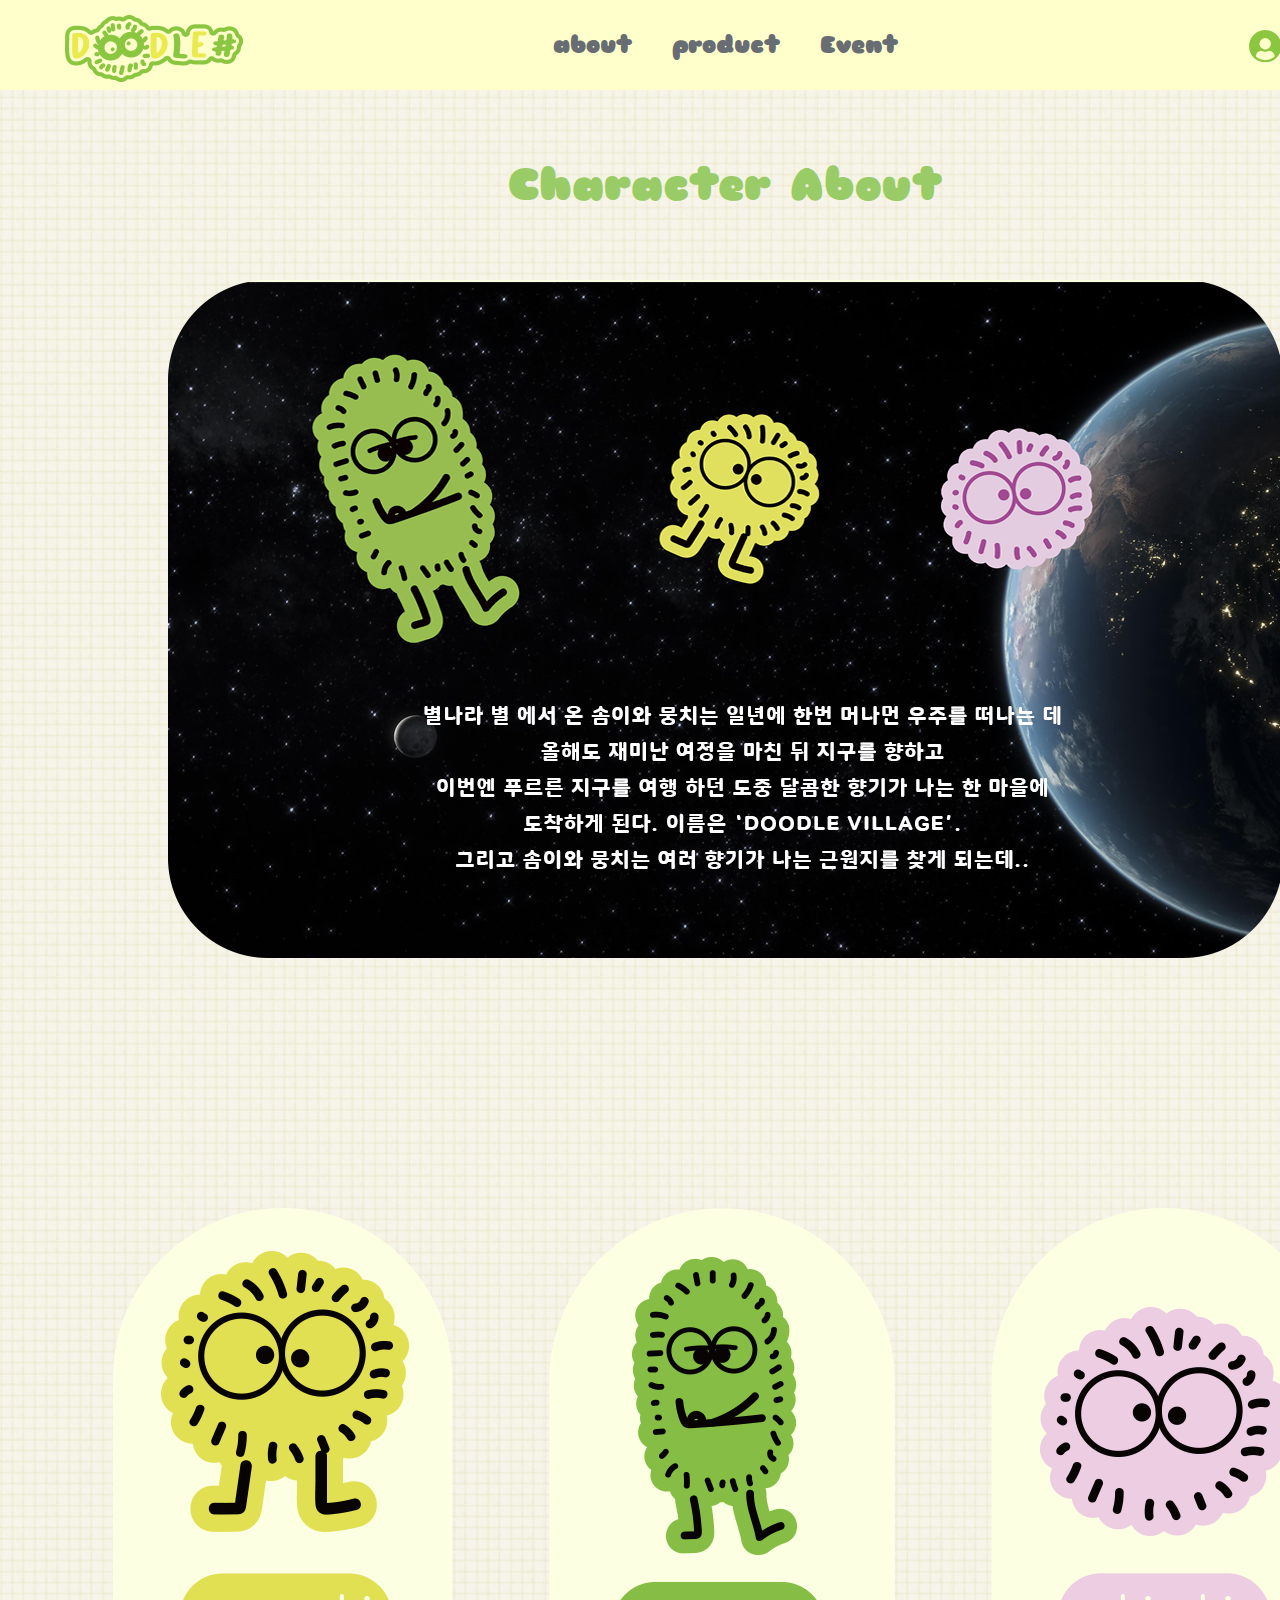
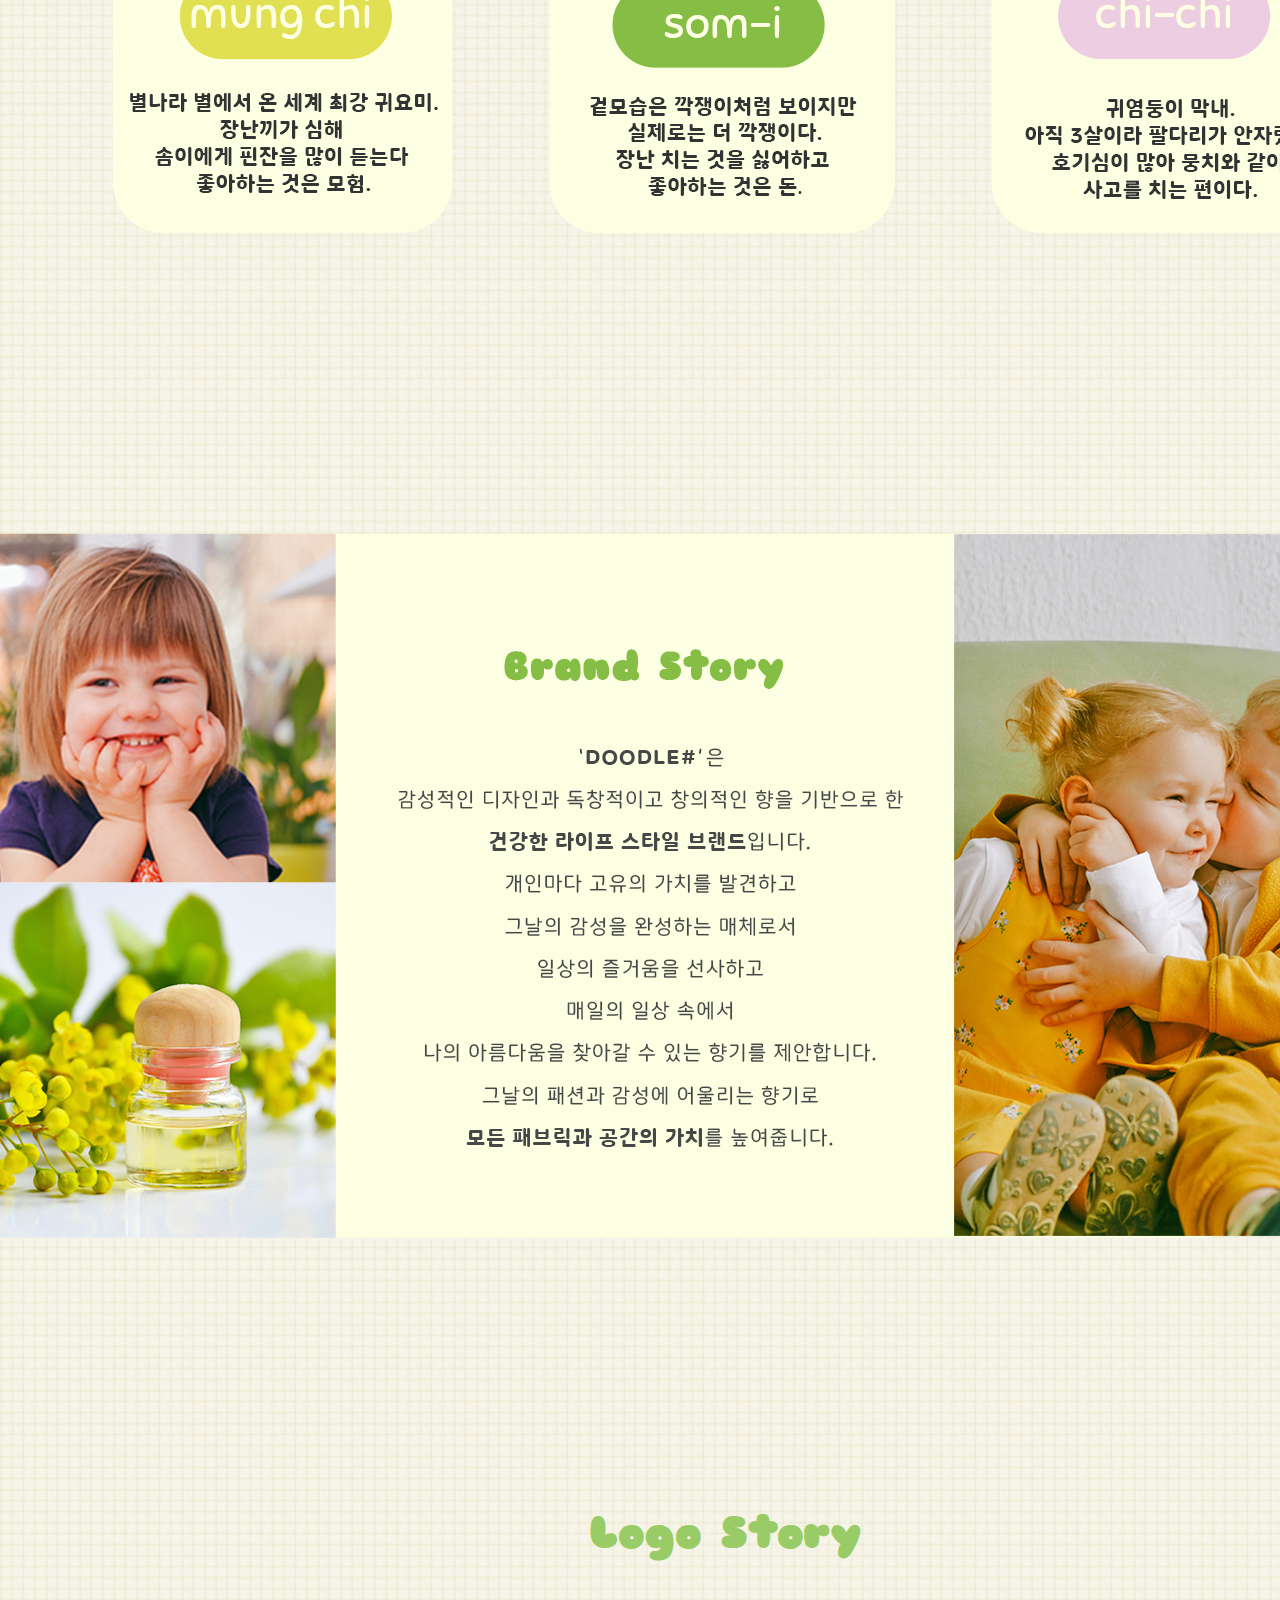
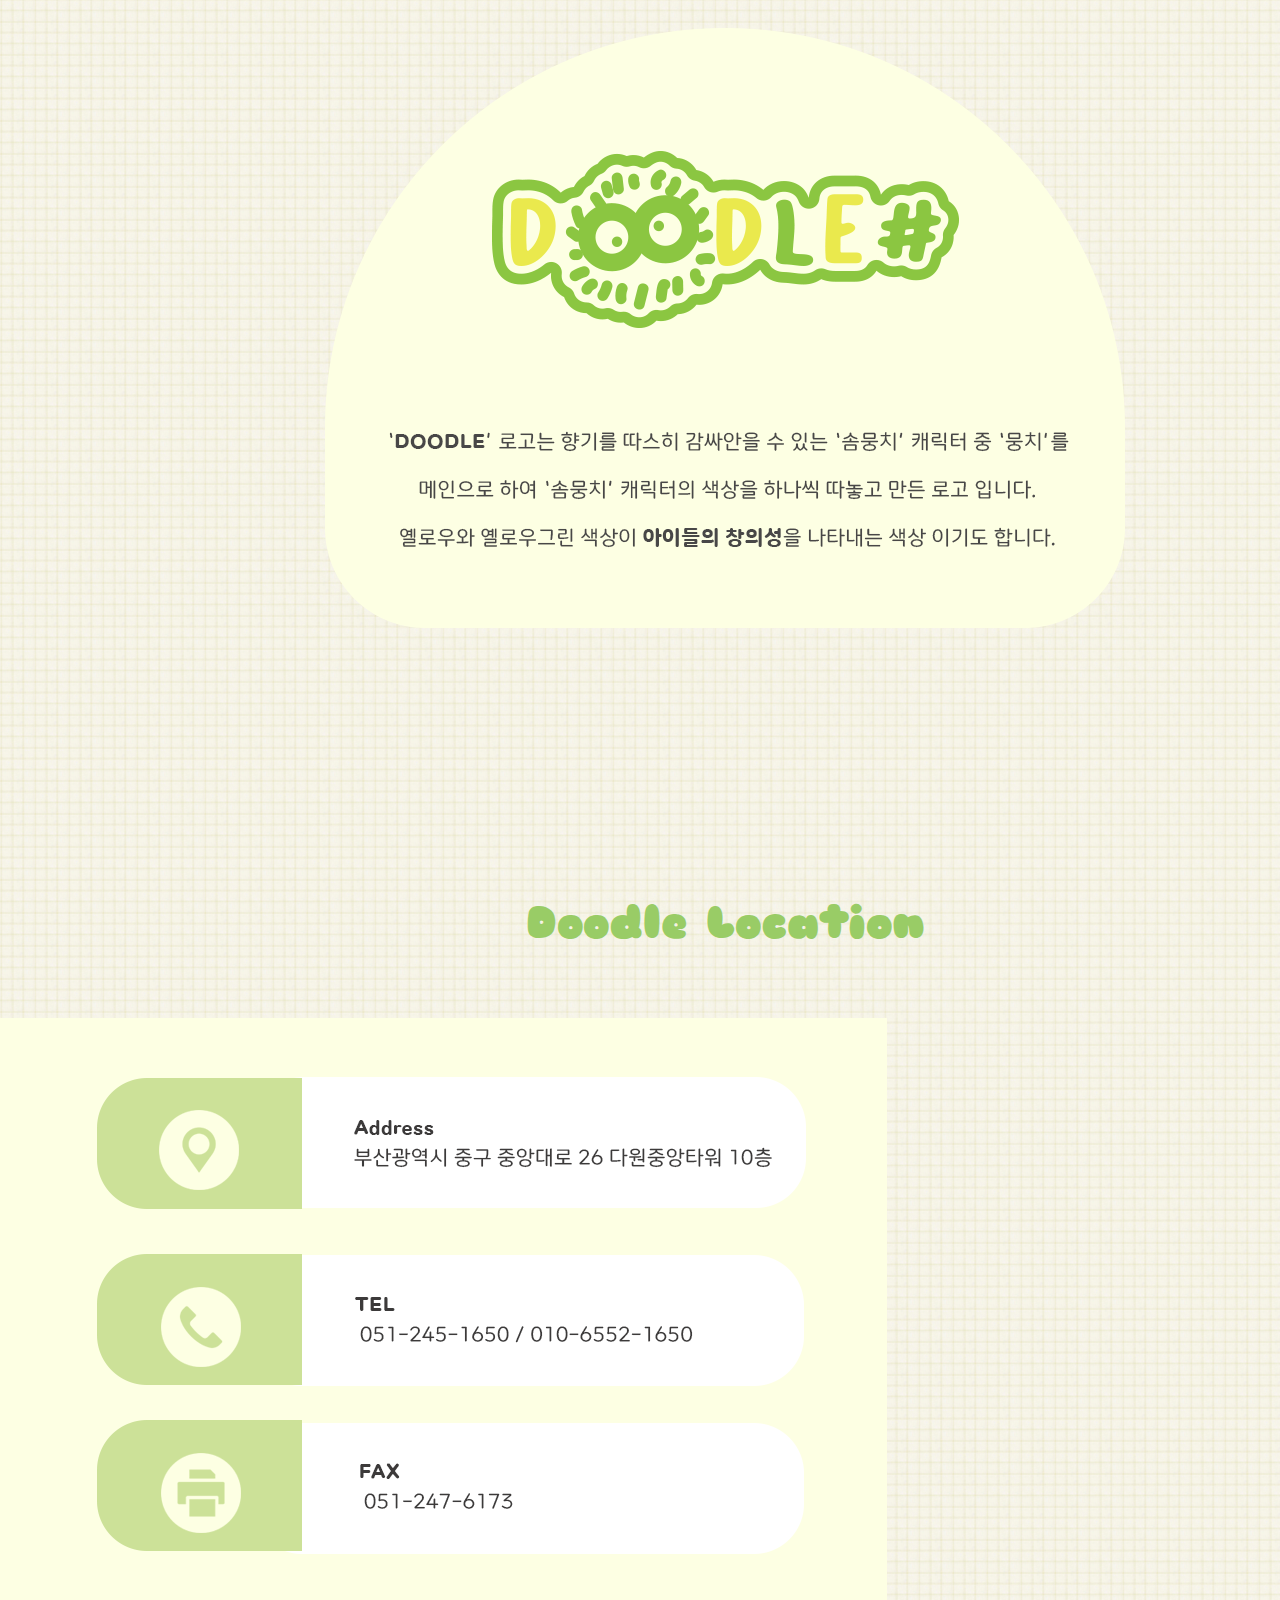
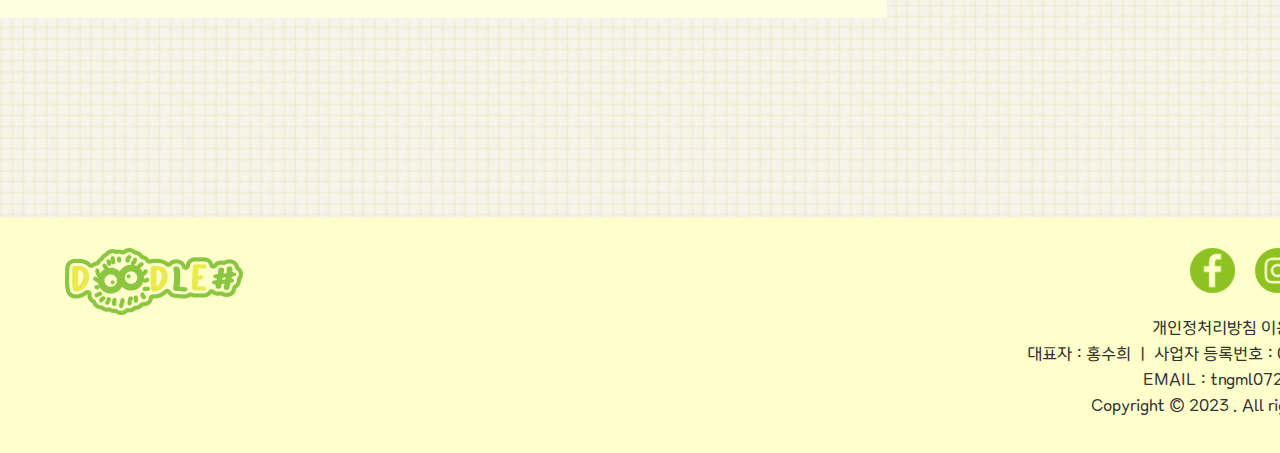
<file: sub1.html>
<!DOCTYPE html>
<html lang="ko">

<head>
    <meta charset="UTF-8">
    <meta http-equiv="X-UA-Compatible" content="IE=edge">
    <meta name="viewport" content="width=1450">
    <title>sub1</title>
    <link rel="stylesheet" href="./css/sub1.css">
    <!--웹폰트-->
    <link rel="stylesheet" href="./font/stylesheet.css">
    <!--파비콘-->
    <link rel="shortcut icon" href="./favicon-16x16.png" type="image/x-icon">
</head>

<body>
    <div id="header">
        <div class="header_inner">
            <h1 id="logo"><a href="index.html"><img src="./images/logo.png" alt="로고이미지"></a></h1>
            <ul id="gnb">
                <li><a href="sub1.html">about</a></li>
                <li><a href="sub2.html">product</a></li>
                <li><a href="sub3.html">Event</a></li>
            </ul>
            <ul class="login">
                <li><a href="#"><img src="./images/info.png" alt="내정보"></a></li>
                <li><a href="#"><img src="./images/cart.png" alt="카트"></a></li>
                <li><a href="#"><img src="./images/logout.png" alt="로그아웃"></a></li>
            </ul>
        </div>
    </div>

    <div id="about">
        <h1>Character About</h1>
        <p><img src="./images/about1.png" alt="두들이미지"></p>
    </div>

    <div id="character">
        <ul>
            <li><img src="./images/about2.png" alt=""></li>
            <li><img src="./images/about3.png" alt=""></li>
            <li><img src="./images/about4.png" alt=""></li>
        </ul>
    </div>

    <div id="brand">
        <img src="./images/brandstory.png" alt="브랜드스토리">
    </div>

    <div id="logostory">
        <h1>Logo Story</h1>
        <p><img src="./images/logostory.png" alt="로고스토리"></p>
    </div>

    <div id="map">
        <h1>Doodle Location</h1>
        <div class="map_inner">
            <img src="./images/map.png" alt="회사위치">
            <iframe
                src="https://www.google.com/maps/embed?pb=!1m14!1m8!1m3!1d13057.096387274734!2d129.036907!3d35.099866!3m2!1i1024!2i768!4f13.1!3m3!1m2!1s0x3568e90af8798c73%3A0x4e3015aa23966ba!2z67aA7IKw64KY656Y65SU7J6Q7J247ZWZ7JuQ!5e0!3m2!1sko!2skr!4v1680493933804!5m2!1sko!2skr"
                width="600" height="600" style="border:0;" allowfullscreen="" loading="lazy"
                referrerpolicy="no-referrer-when-downgrade"></iframe>
        </div>

    </div>

    <div id="footer">
        <div class="footer_inner">
            <h1 class="footer_logo"><a href="#"><img src="./images/logo.png" alt="로고이미지"></a></h1>
            <div>
                <ul>
                    <li><a href="https://ko-kr.facebook.com/"><img src="./images/footer1.png" alt="푸터1"></a></li>
                    <li><a href="https://www.instagram.com/"><img src="./images/footer2.png" alt="푸터2"></a></li>
                    <li><a href="https://twitter.com/?lang=ko"><img src="./images/footer3 (2).png" alt="푸터3"></a></li>
                </ul>
                <p>개인정처리방침 이용약관 회사소개 <br>
                    대표자 : 홍수희 ㅣ 사업자 등록번호 : 000-00-0000 <br>
                    EMAIL : tngml0727@gmail.com <br>
                    Copyright © 2023 . All rights reserved.</p>
            </div>
        </div>
    </div>

</body>

</html>
</file>
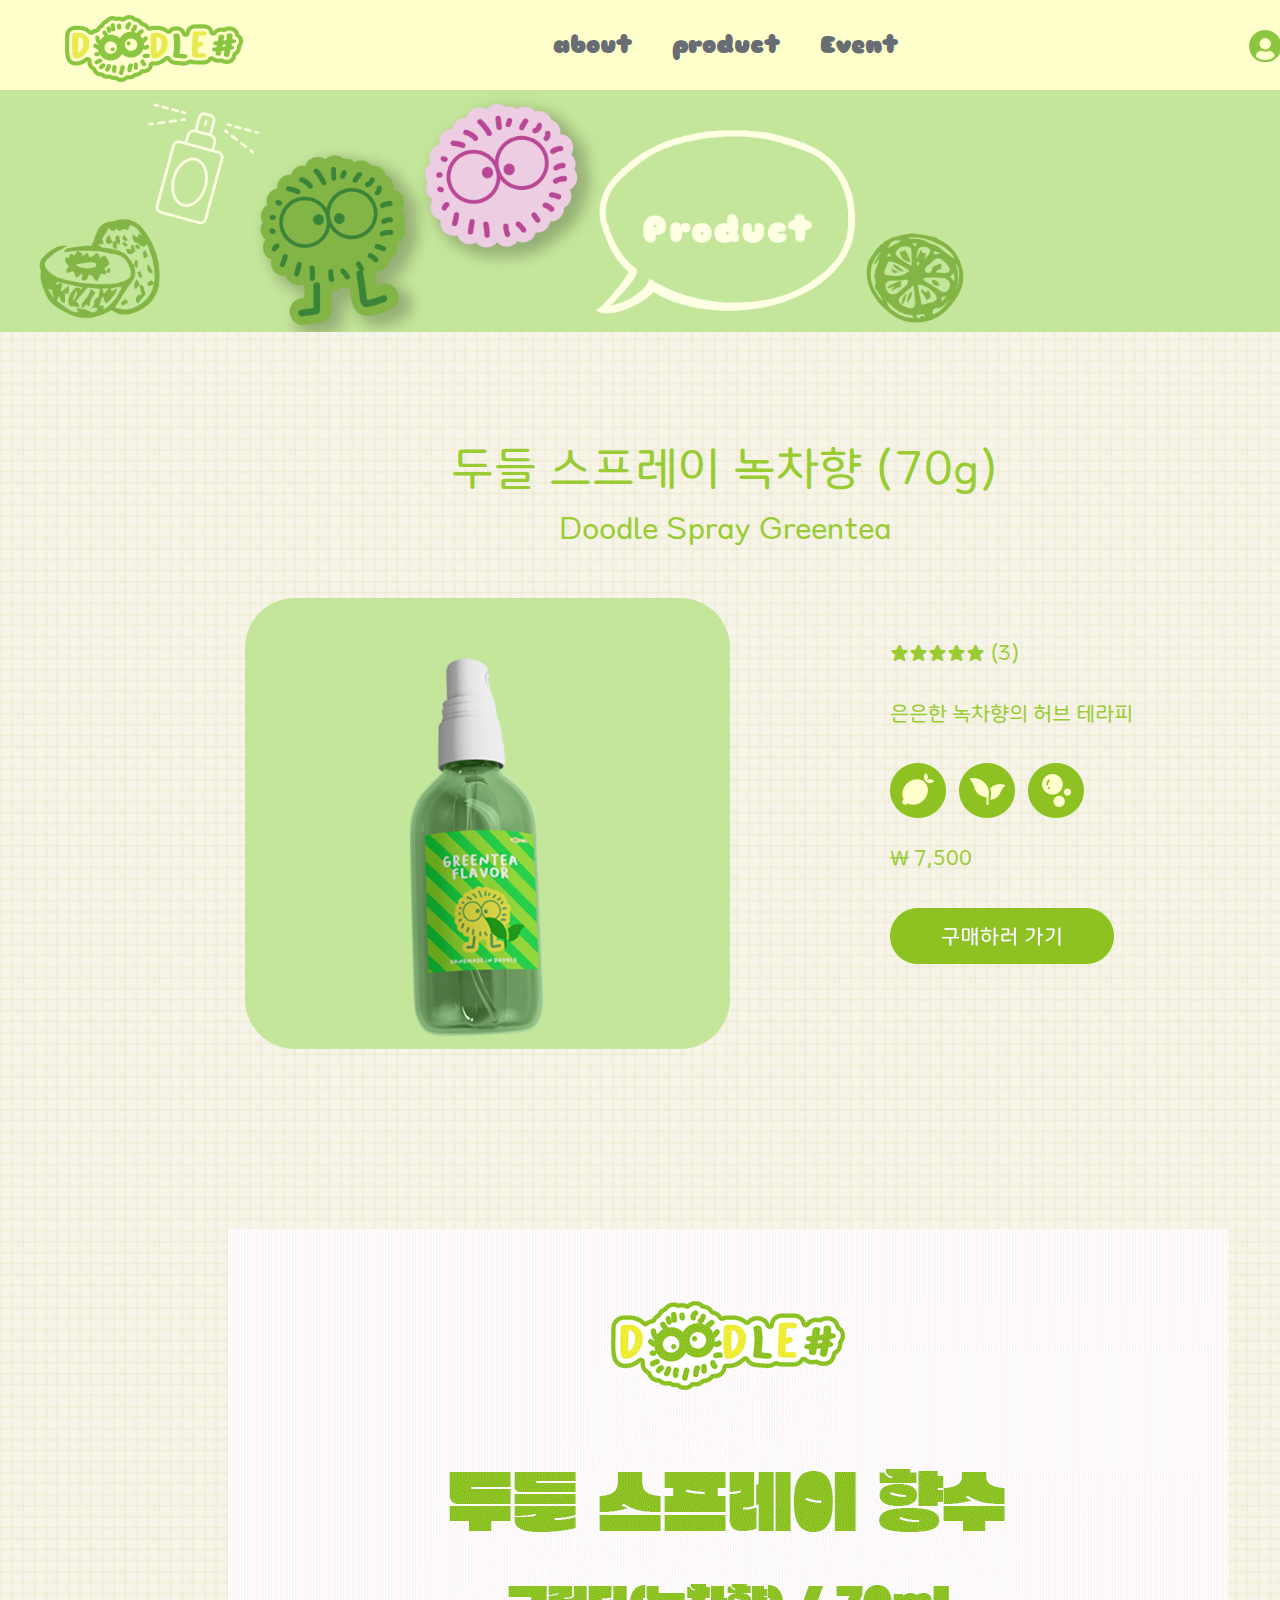
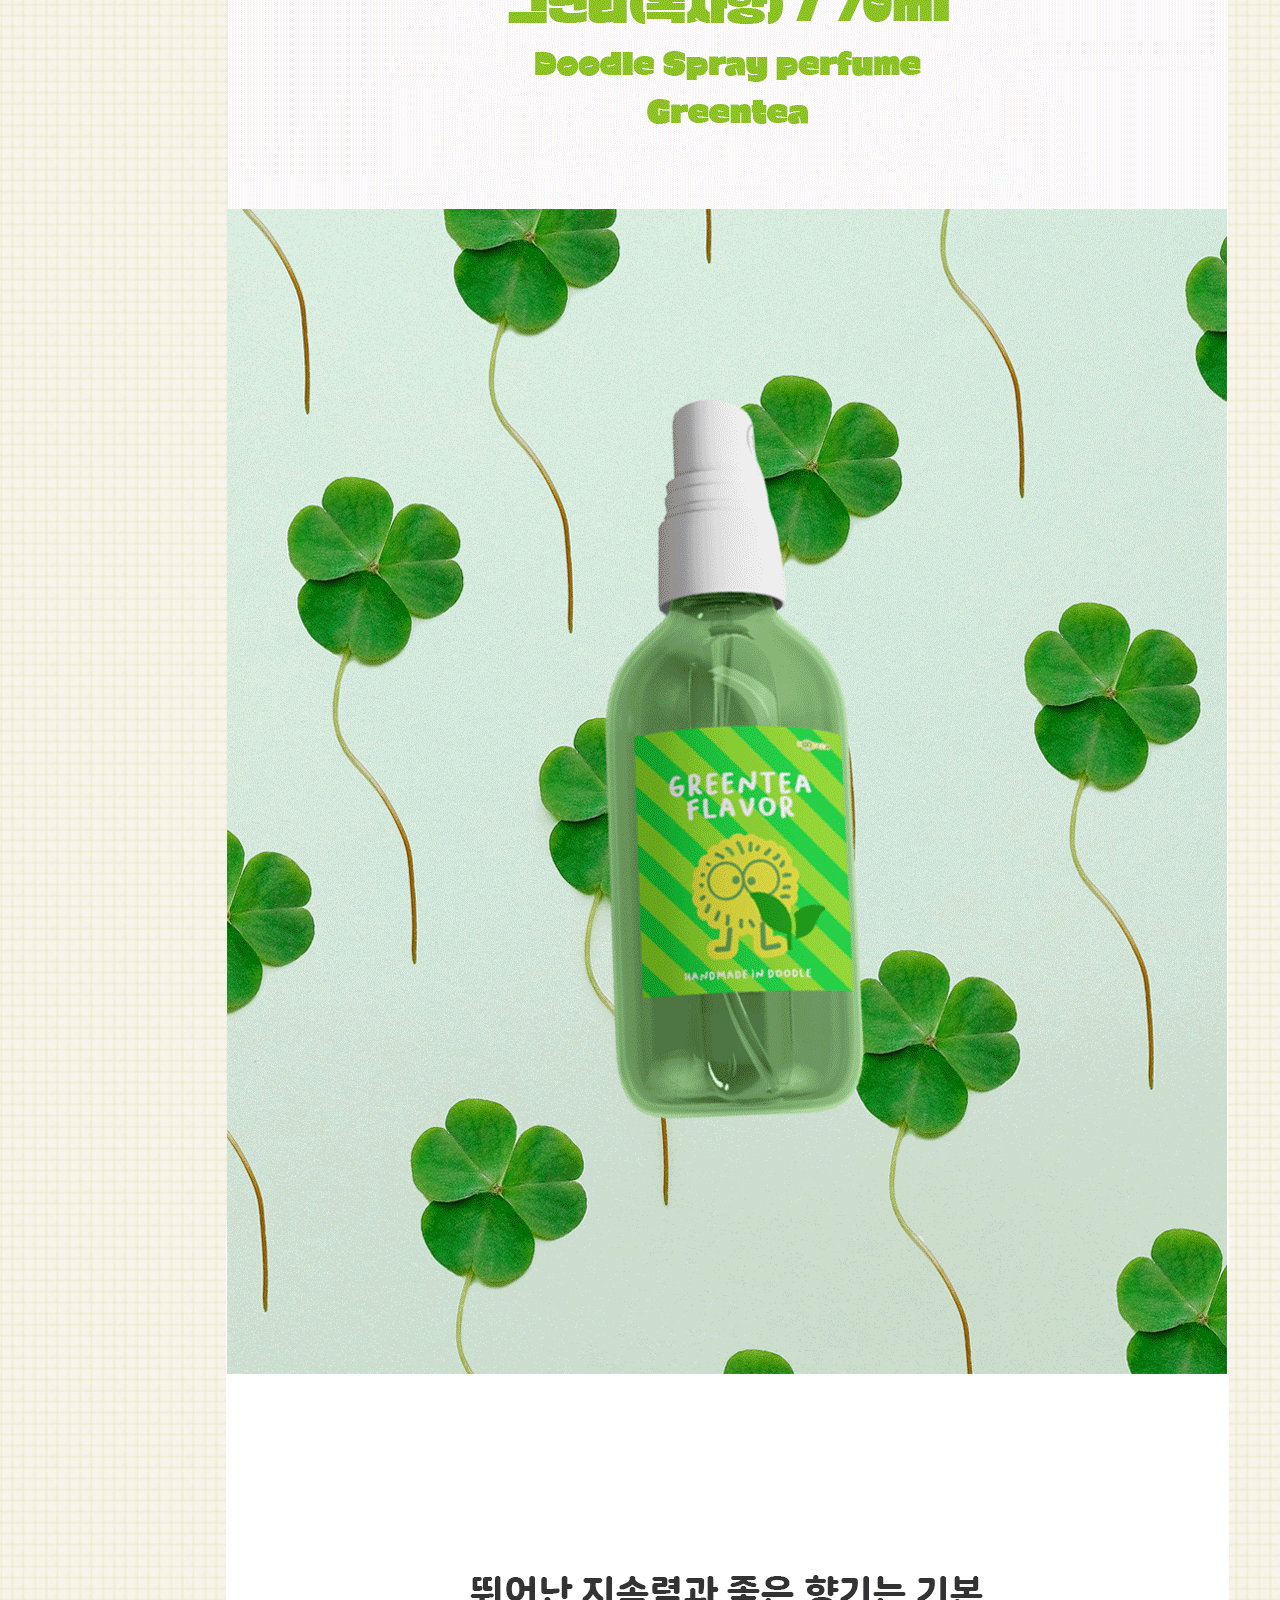
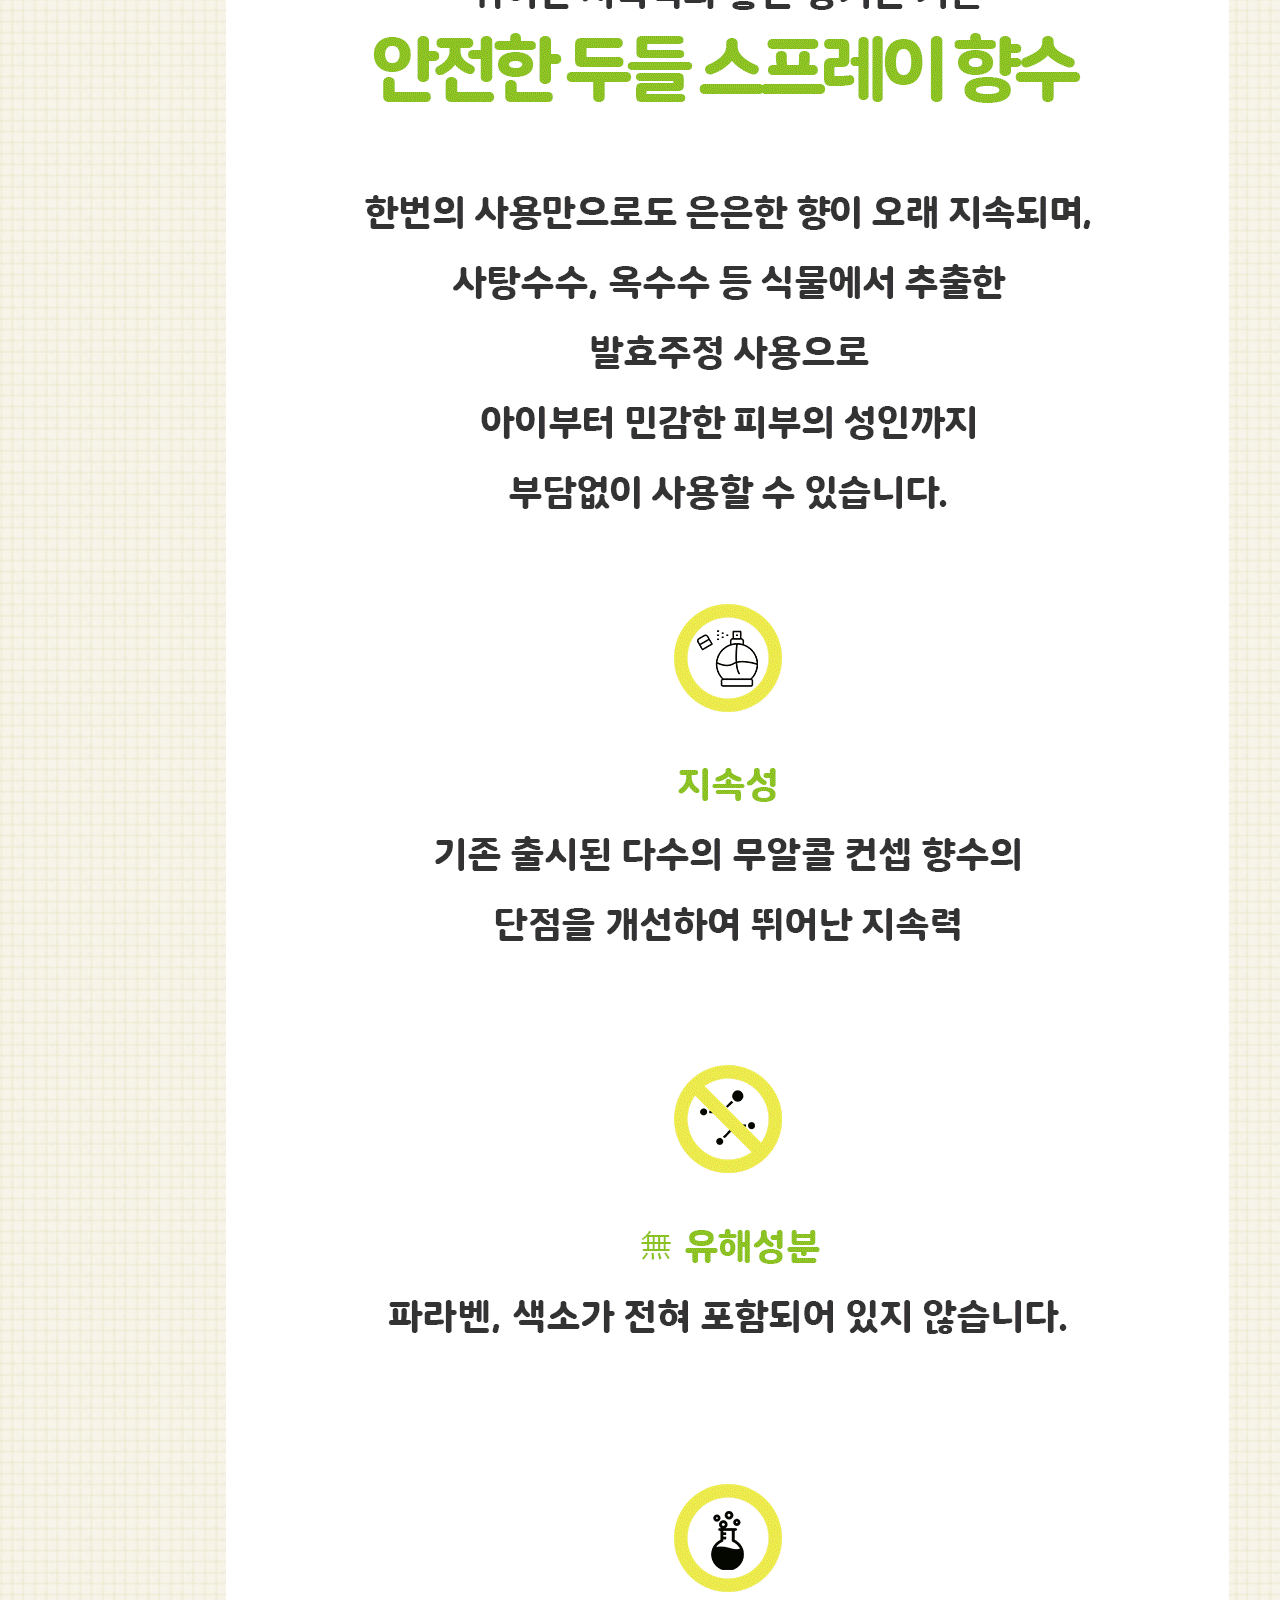
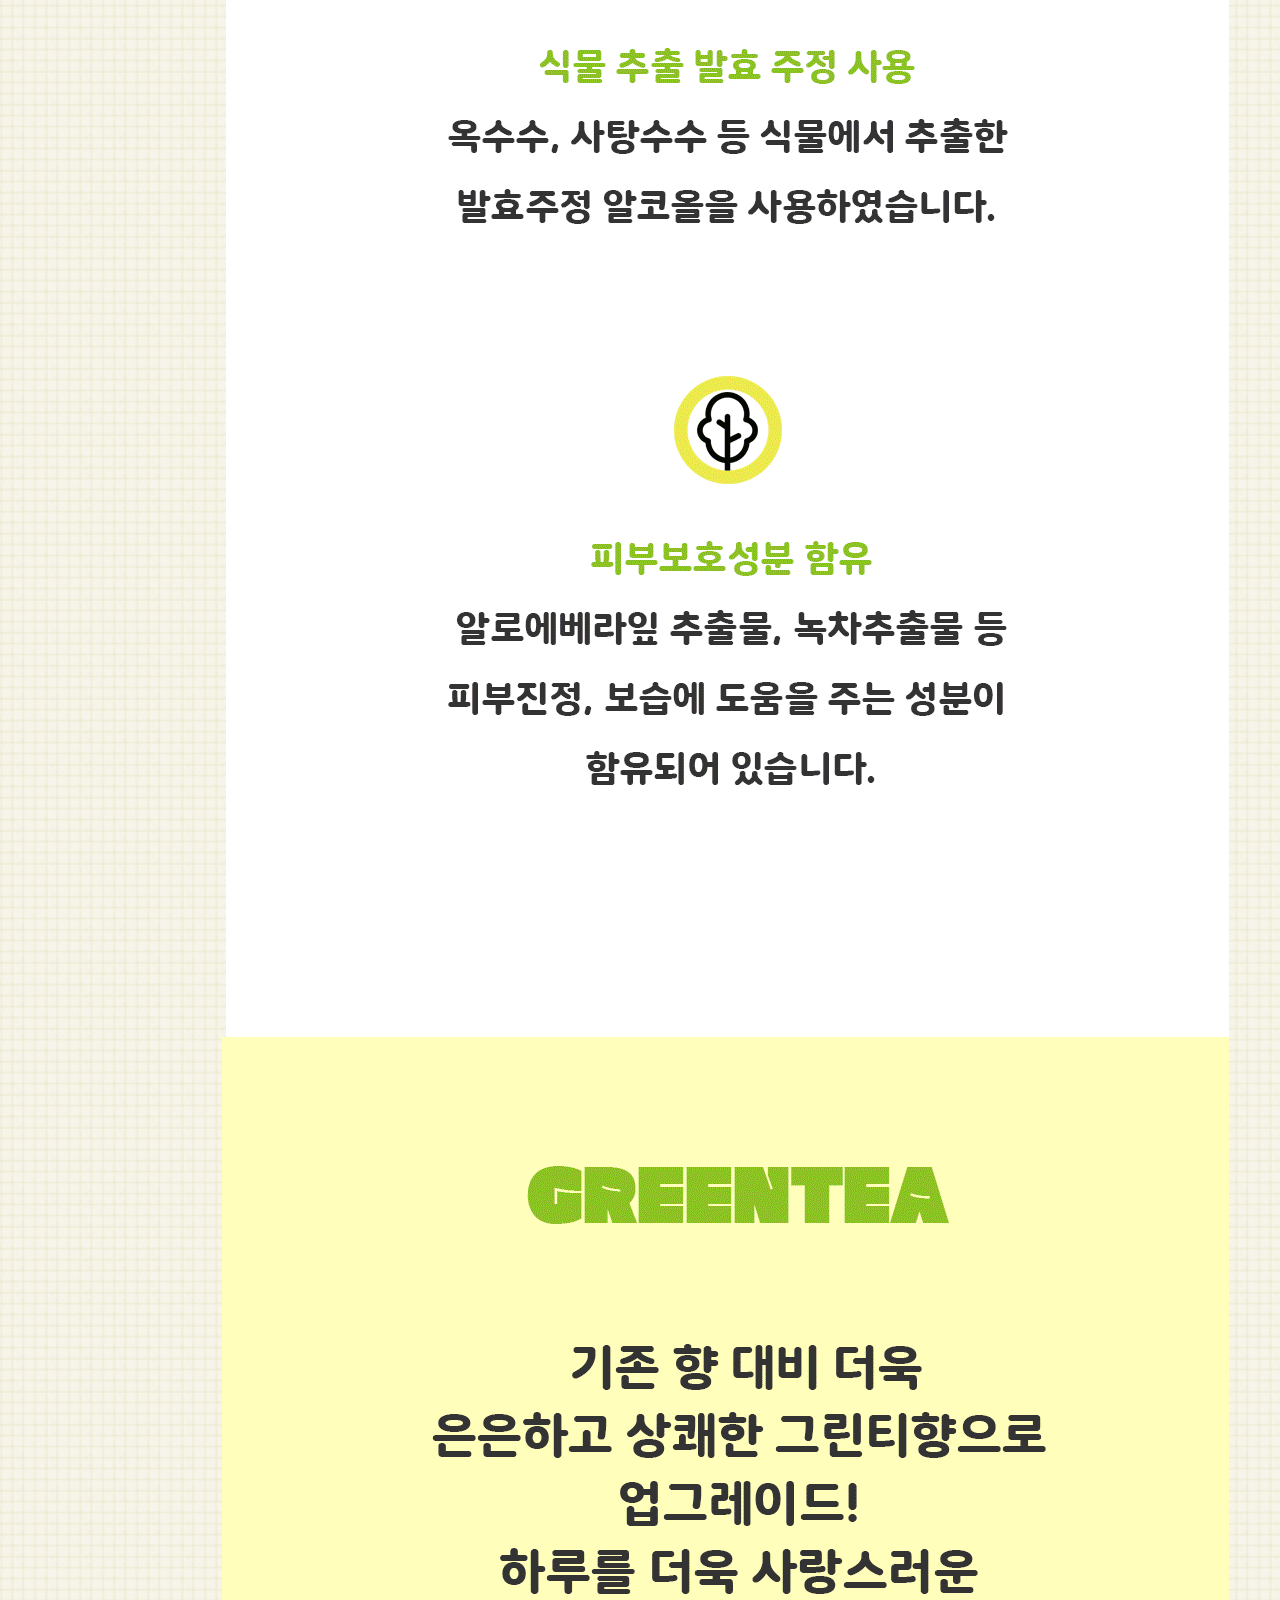
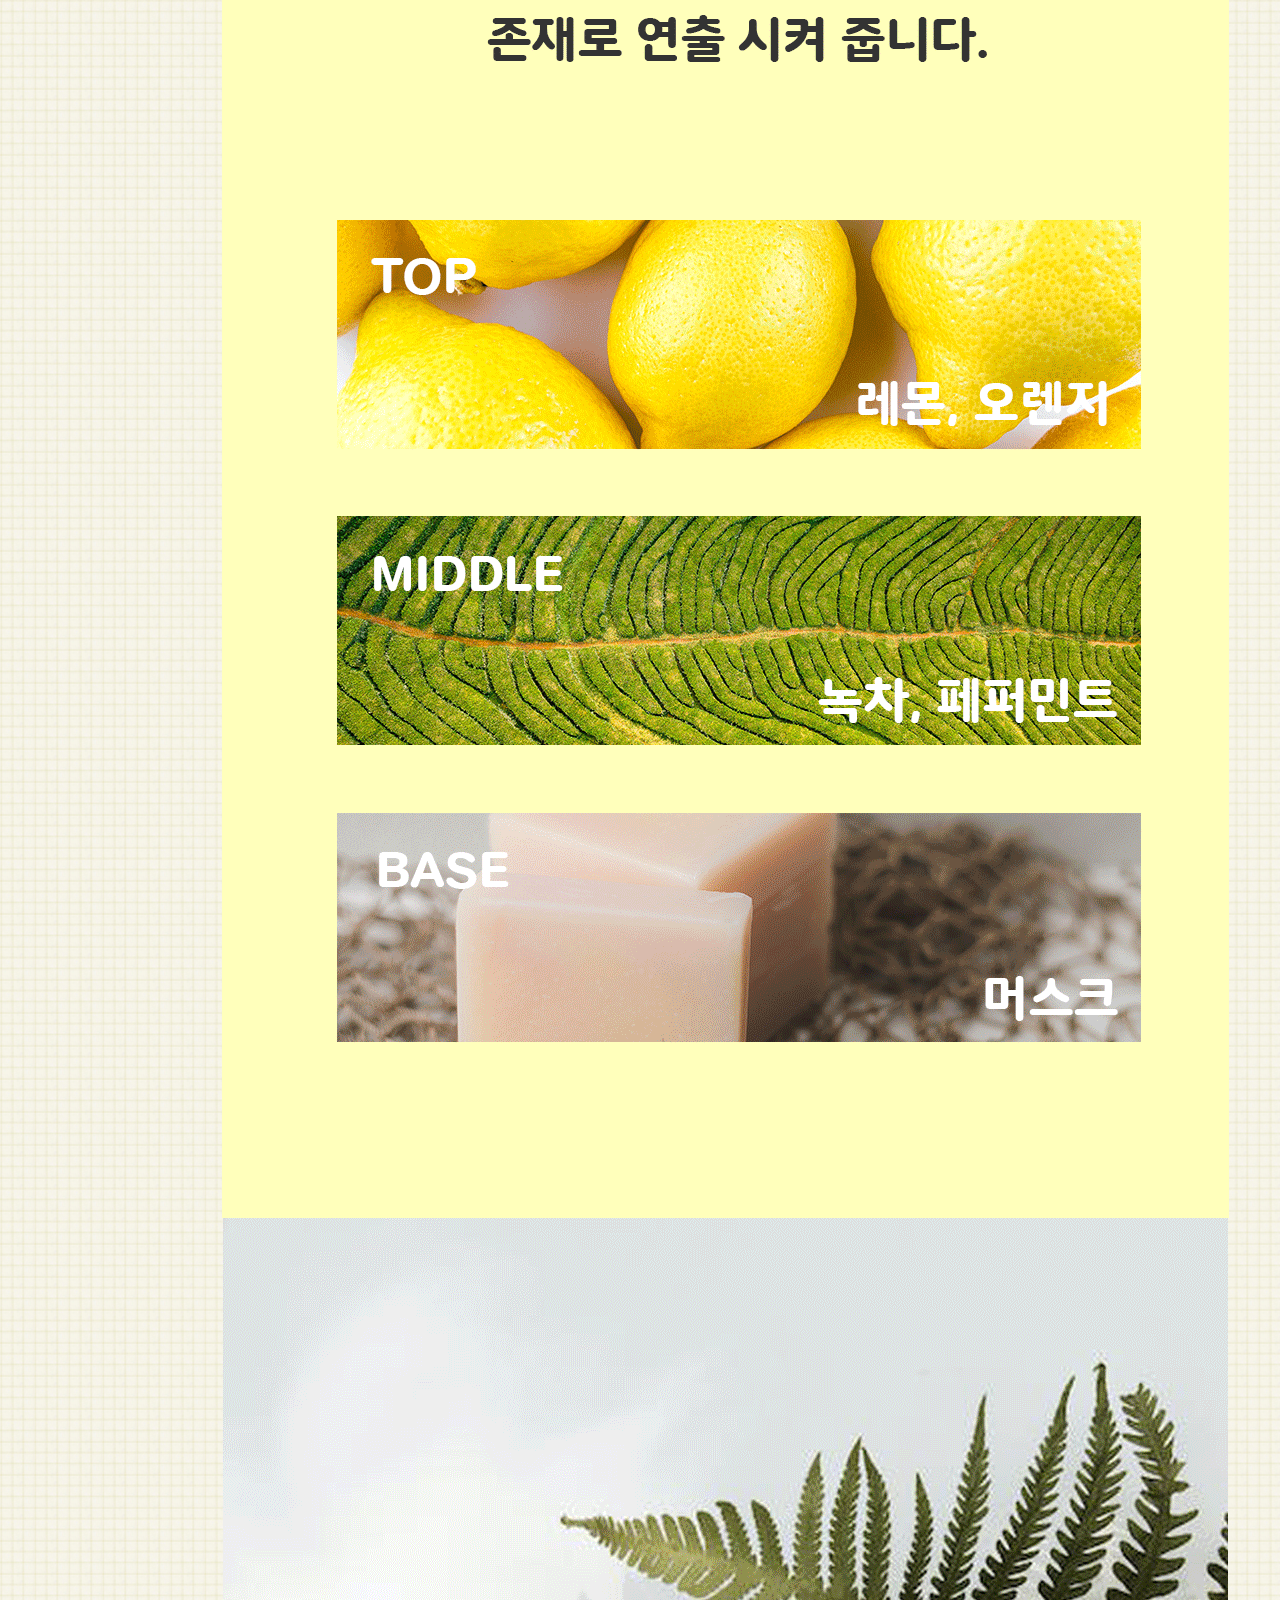
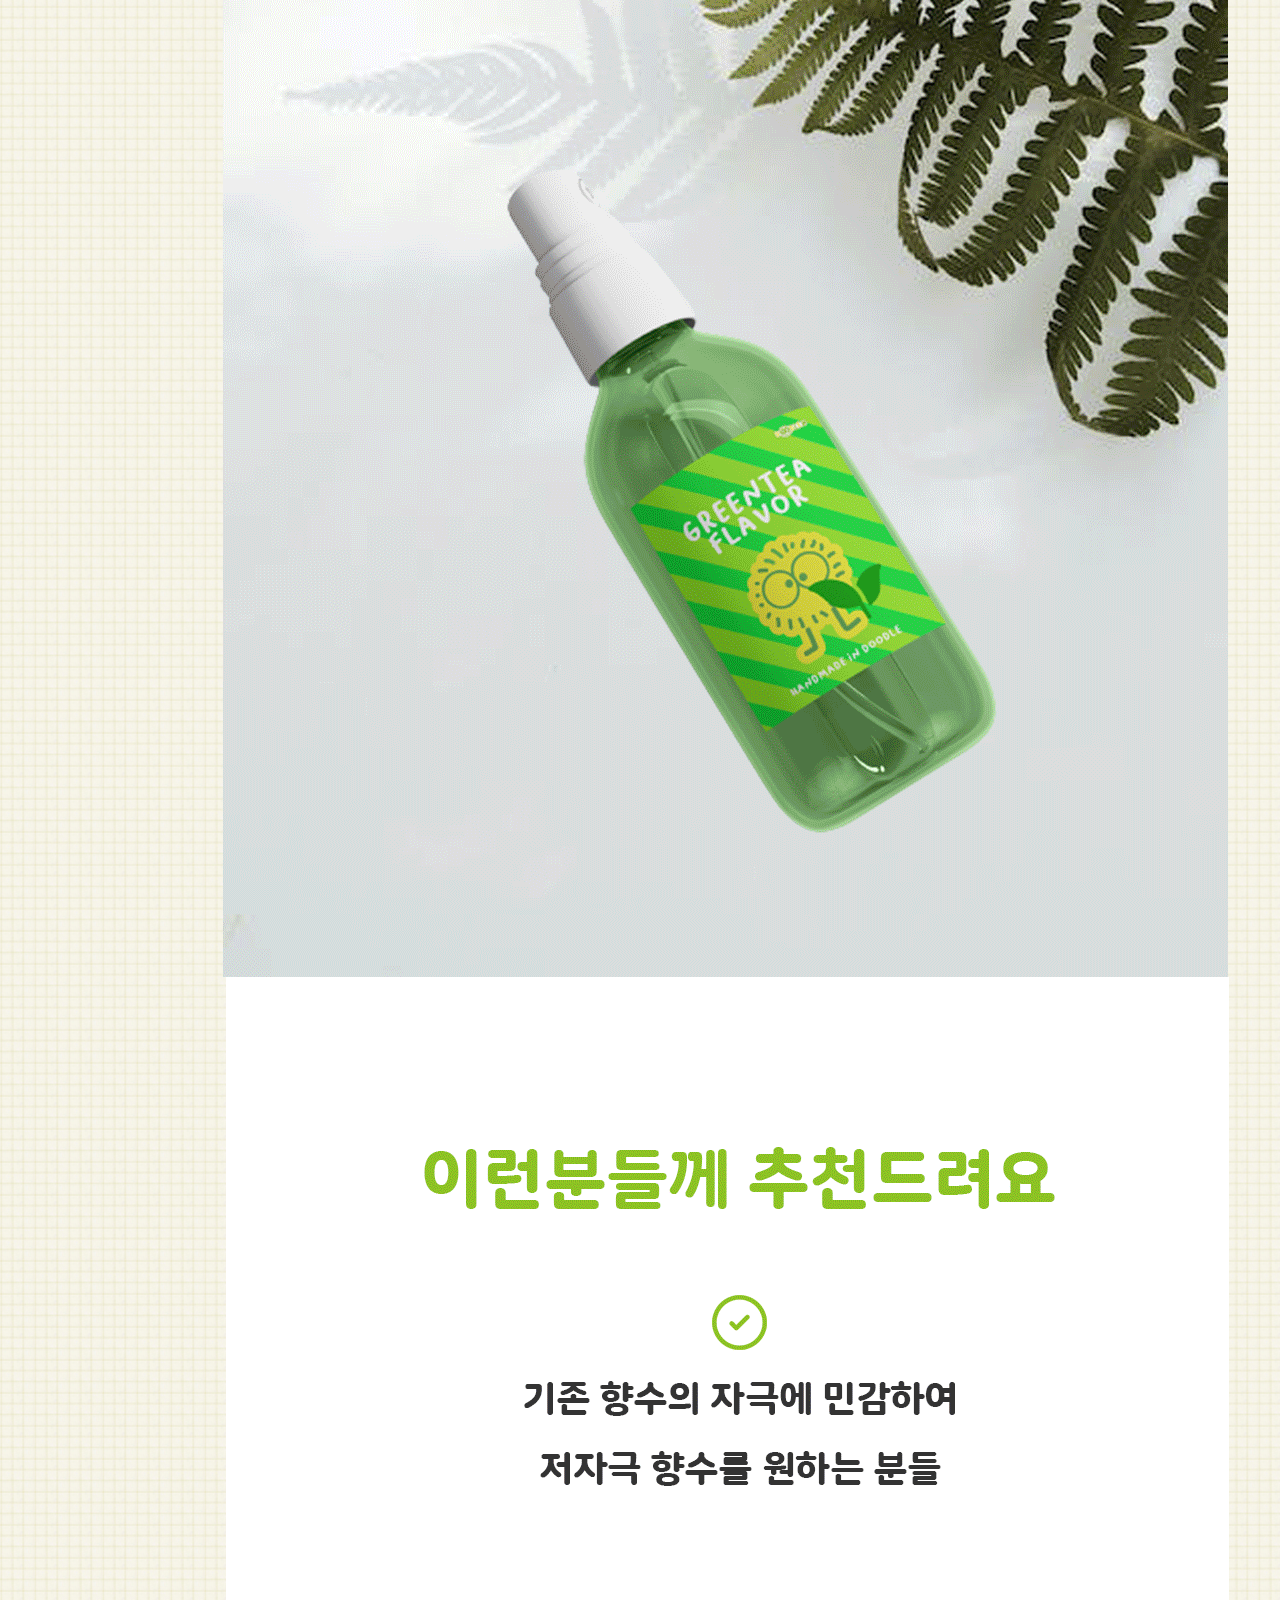
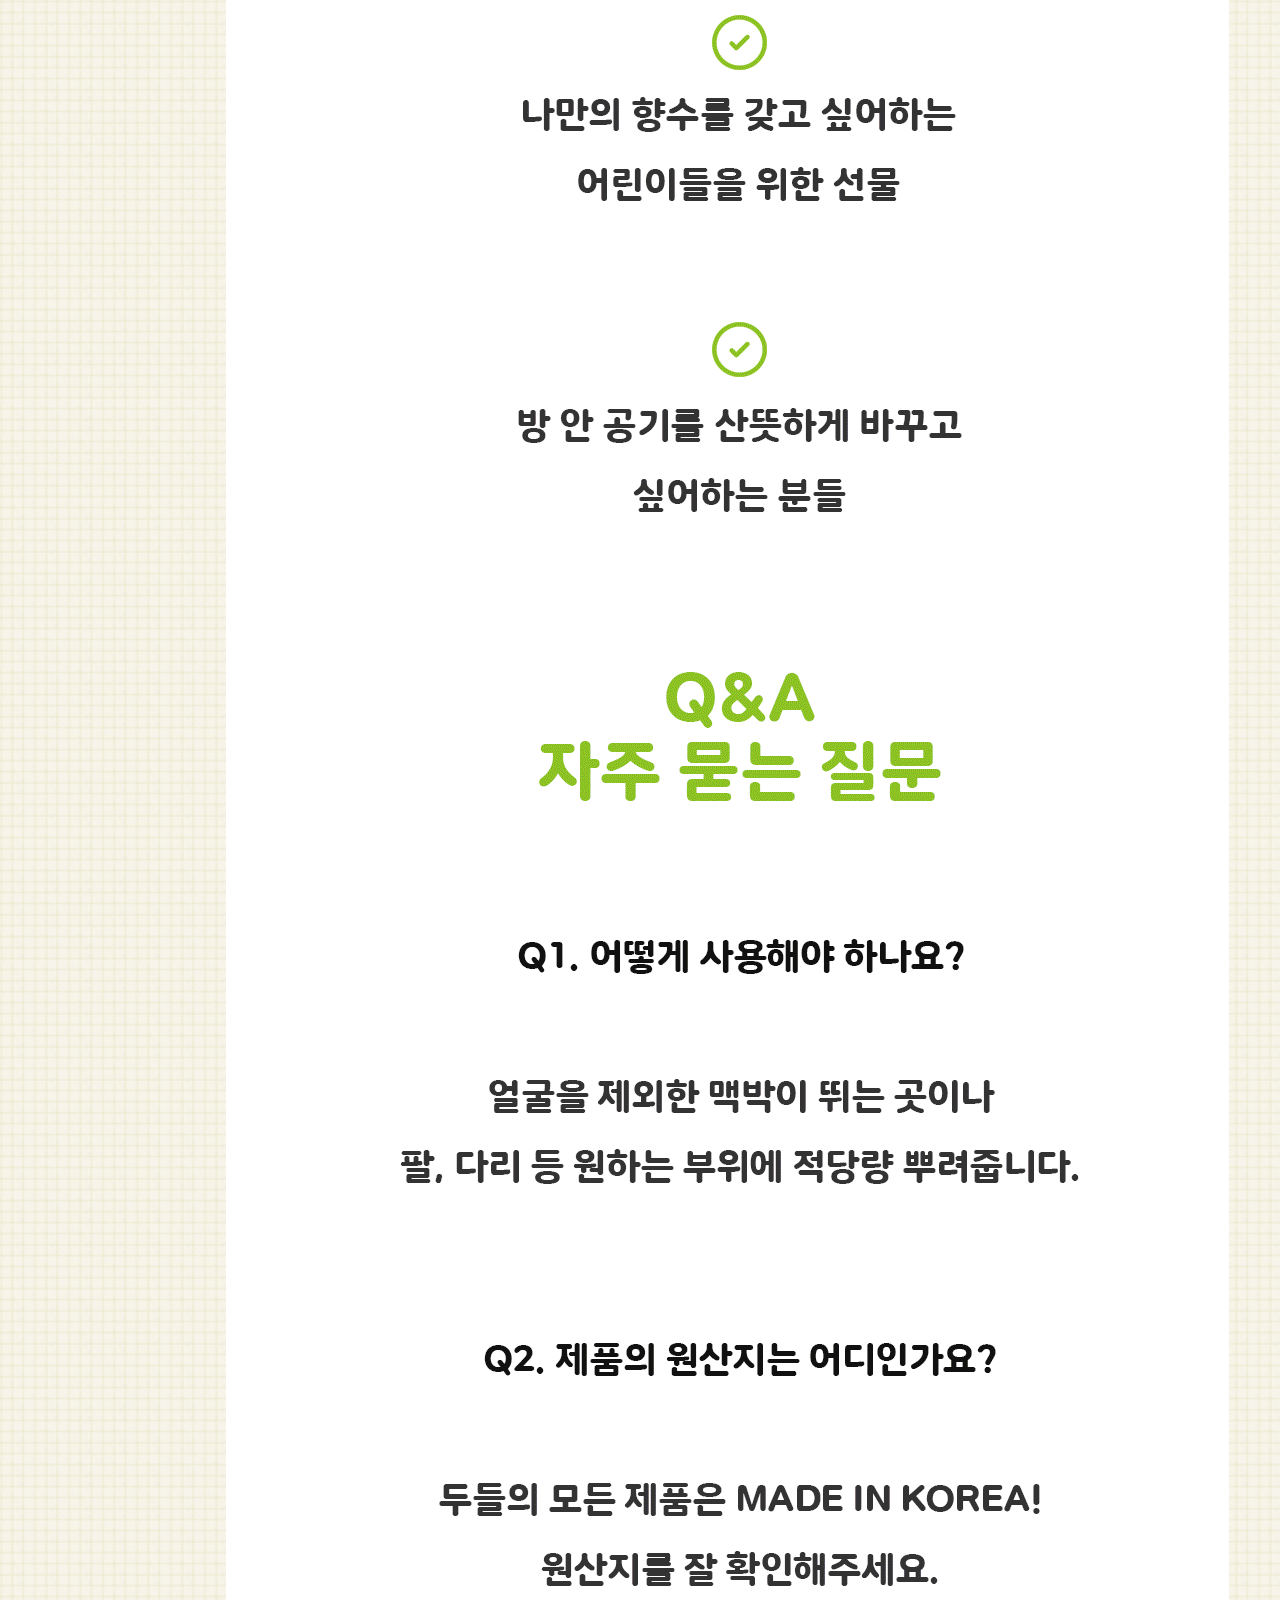
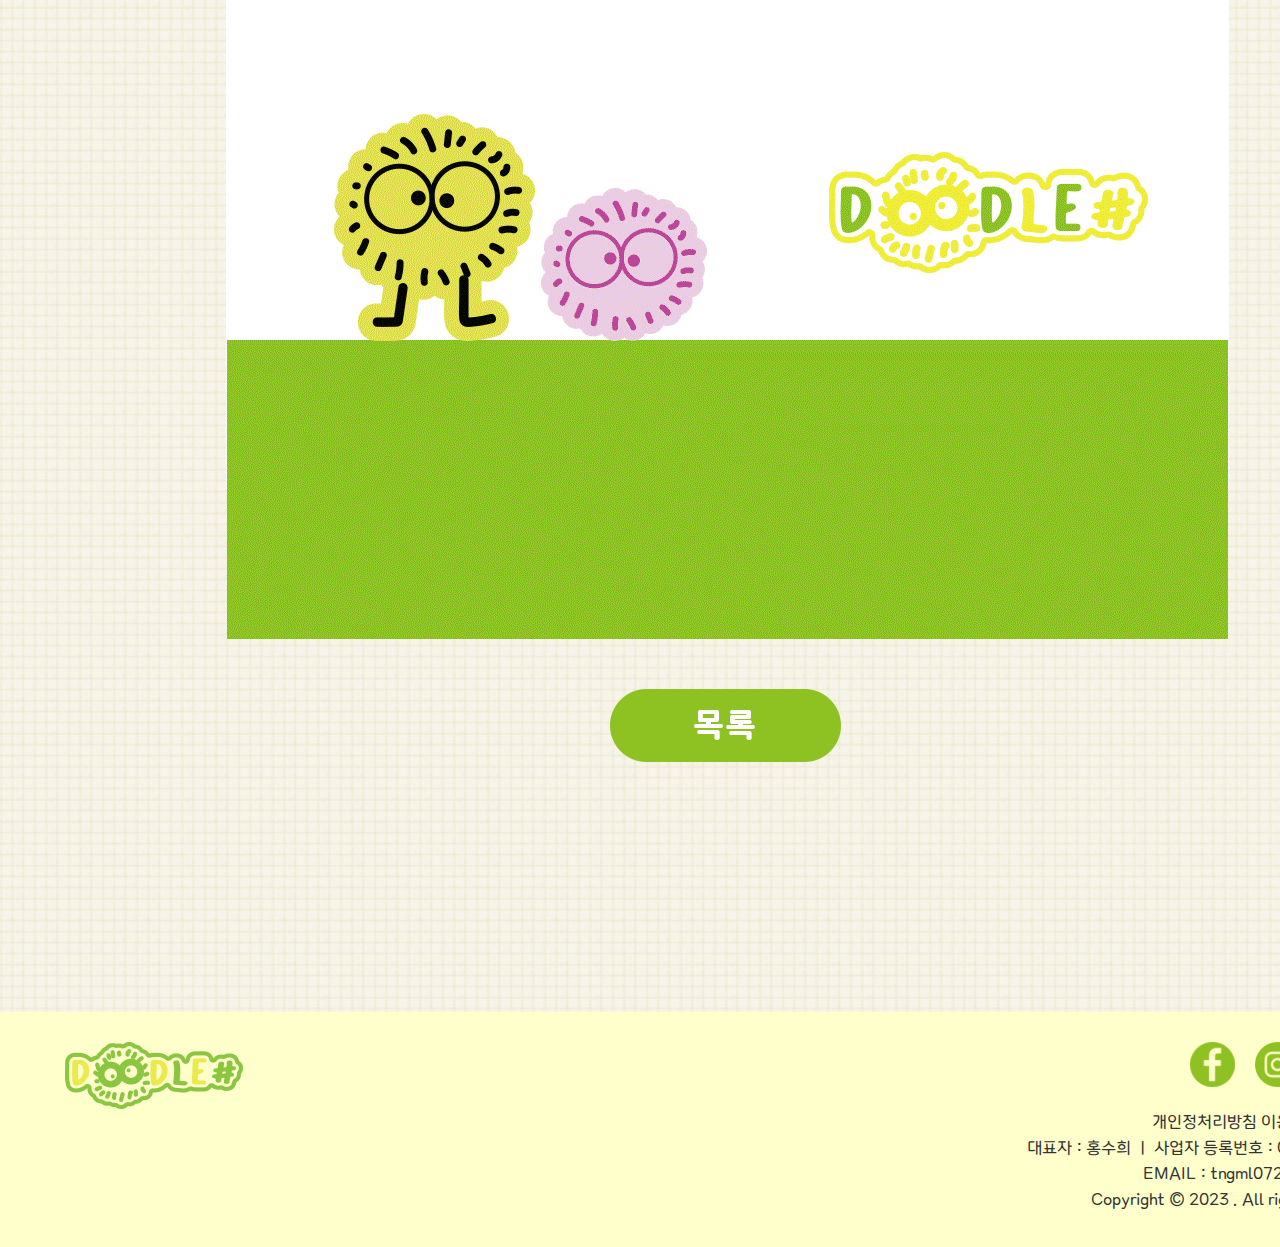
<file: sub2-1.html>
<!DOCTYPE html>
<html lang="ko">

<head>
    <meta charset="UTF-8">
    <meta http-equiv="X-UA-Compatible" content="IE=edge">
    <meta name="viewport" content="width=device-width, initial-scale=1.0">
    <title>sub2-1</title>
    <link rel="stylesheet" href="./css/sub2-1.css">
    <!--웹폰트-->
    <link rel="stylesheet" href="./font/stylesheet.css">
    <!--파비콘-->
    <link rel="shortcut icon" href="./favicon-16x16.png" type="image/x-icon">
</head>

<body>
    <div id="header">
        <div class="header_inner">
            <h1 id="logo"><a href="index.html"><img src="./images/logo.png" alt="로고이미지"></a></h1>
            <ul id="gnb">
                <li><a href="sub1.html">about</a></li>
                <li><a href="sub2.html">product</a></li>
                <li><a href="sub3.html">Event</a></li>
            </ul>
            <ul class="login">
                <li><a href="#"><img src="./images/info.png" alt="내정보"></a></li>
                <li><a href="#"><img src="./images/cart.png" alt="카트"></a></li>
                <li><a href="#"><img src="./images/logout.png" alt="로그아웃"></a></li>
            </ul>
        </div>
    </div>

    <div id="main_banner">
        <img src="./banner1.gif" alt="gif이미지">
    </div>

    <div id="product">
        <h1>두들 스프레이 녹차향 (70g) <br>
            <span>Doodle Spray Greentea</span>
        </h1>
        <div class="product_inner">
            <div class="img"><img src="./images/product_2-1.png" alt="프로덕트이미지"></div>
            <div class="text">
                <p>★★★★★ (3)</p>
                <p>은은한 녹차향의 허브 테라피</p>
                <p><img src="./images/taste_2-1.png" alt="향이미지"></p>
                <p>￦ 7,500 </p>
                <p class="btn"><a href="#"><img src="./images/get.png" alt="구매하러가기"></a></p>
            </div>
        </div>
    </div>

    <div id="product_detail">
        <img src="./images/images/Untitled-5_01.gif" alt="">
        <img src="./images/images/Untitled-5_03.gif" alt="">
        <img src="./images/images/Untitled-5_05.gif" alt="">
        <img src="./images/images/Untitled-5_08.gif" alt="">
        <img src="./images/images/Untitled-5_10.gif" alt="">
    </div>

    <div id="button_box"><a href="./sub2.html"><img src="./images/list.png" alt="목록버튼"></a></div>

    <div id="footer">
        <div class="footer_inner">
            <h1 class="footer_logo"><a href="#"><img src="./images/logo.png" alt="로고이미지"></a></h1>
            <div>
                <ul>
                    <li><a href="https://ko-kr.facebook.com/"><img src="./images/footer1.png" alt="푸터1"></a></li>
                    <li><a href="https://www.instagram.com/"><img src="./images/footer2.png" alt="푸터2"></a></li>
                    <li><a href="https://twitter.com/?lang=ko"><img src="./images/footer3 (2).png" alt="푸터3"></a></li>
                </ul>
                <p>개인정처리방침 이용약관 회사소개 <br>
                    대표자 : 홍수희 ㅣ 사업자 등록번호 : 000-00-0000 <br>
                    EMAIL : tngml0727@gmail.com <br>
                    Copyright © 2023 . All rights reserved.</p>
            </div>
        </div>
    </div>
</body>

</html>
</file>
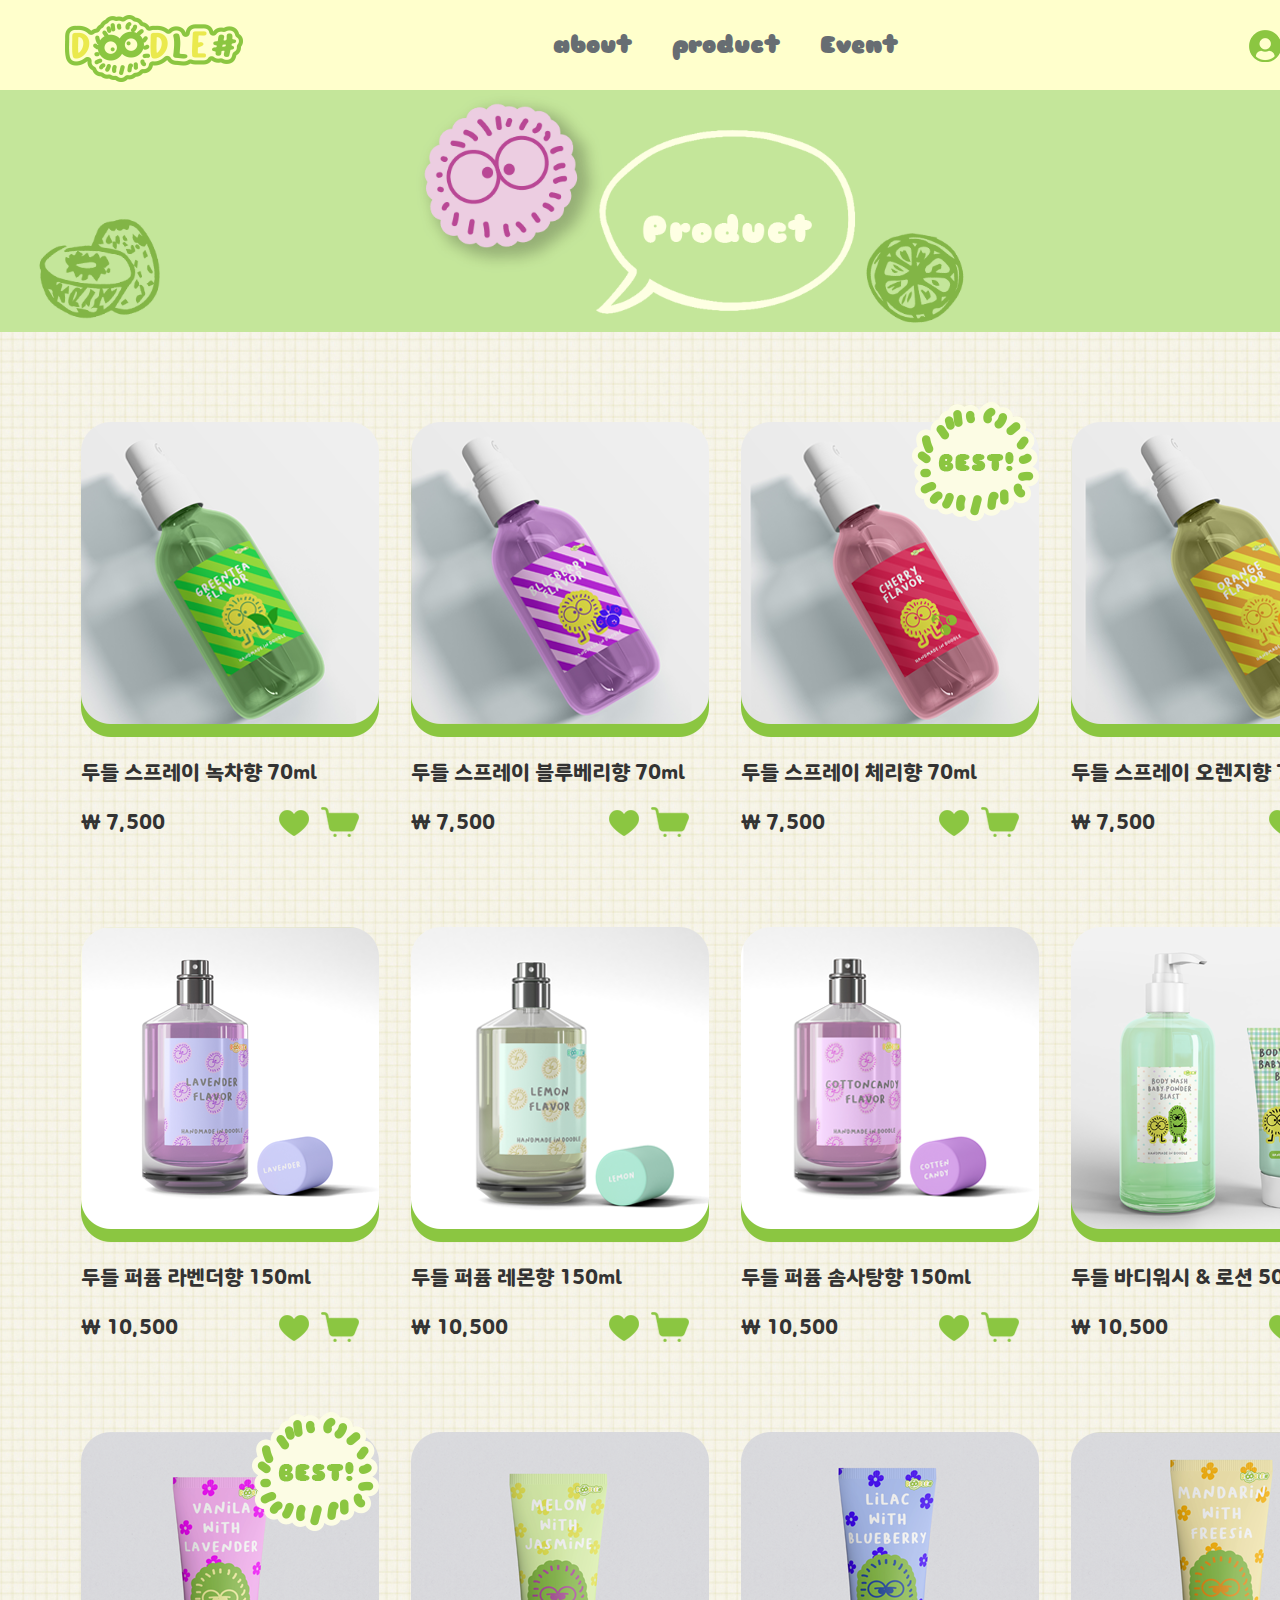
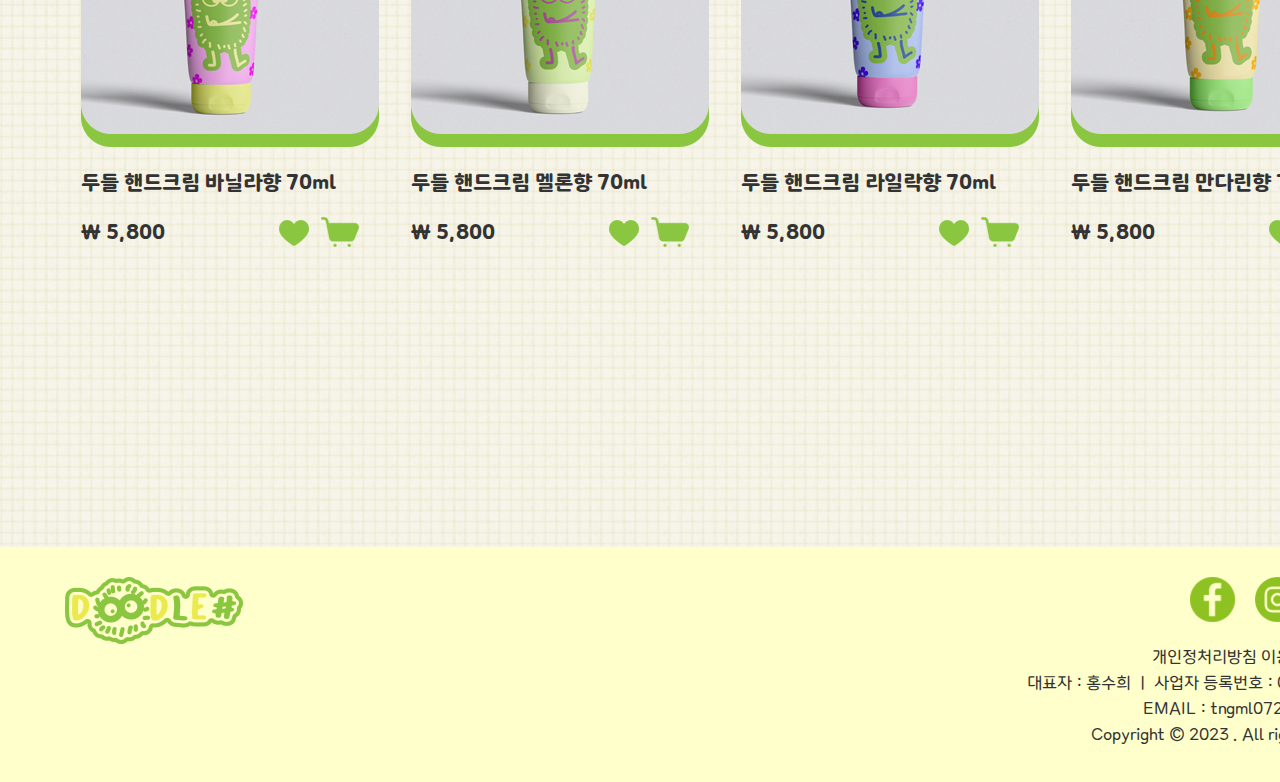
<file: sub2.html>
<!DOCTYPE html>
<html lang="ko">

<head>
    <meta charset="UTF-8">
    <meta http-equiv="X-UA-Compatible" content="IE=edge">
    <meta name="viewport" content="width=1450">
    <title>sub2</title>
    <link rel="stylesheet" href="./css/sub2.css">
    <!--웹폰트-->
    <link rel="stylesheet" href="./font/stylesheet.css">
    <!--파비콘-->
    <link rel="shortcut icon" href="./favicon-16x16.png" type="image/x-icon">
</head>

<body>
    <div id="header">
        <div class="header_inner">
            <h1 id="logo"><a href="index.html"><img src="./images/logo.png" alt="로고이미지"></a></h1>
            <ul id="gnb">
                <li><a href="sub1.html">about</a></li>
                <li><a href="sub2.html">product</a></li>
                <li><a href="sub3.html">Event</a></li>
            </ul>
            <ul class="login">
                <li><a href="#"><img src="./images/info.png" alt="내정보"></a></li>
                <li><a href="#"><img src="./images/cart.png" alt="카트"></a></li>
                <li><a href="#"><img src="./images/logout.png" alt="로그아웃"></a></li>
            </ul>
        </div>
    </div>

    <div id="main_banner">
        <img src="./banner1.gif" alt="gif이미지">
    </div>

    <div id="product">
        <div class="product_inner">
            <div>
                <ul>
                    <li><a href="sub2-1.html"><img src="./images/product1.png" alt="프로덕트1"></a>
                        <p>두들 스프레이 녹차향 70ml</p>
                        <p>￦ 7,500</p>
                        <a href="#" class="heart"><img src="./images/heart.png" alt="하트이미지"></a>
                        <a href="#" class="bag"><img src="./images/cart2.png" alt="카트이미지"></a>
                    </li>
                    <li>
                        <a href="#"><img src="./images/product2.png" alt="프로덕트2"></a>
                        <p>두들 스프레이 블루베리향 70ml</p>
                        <p>￦ 7,500</p>
                        <a href="#" class="heart"><img src="./images/heart.png" alt="하트이미지"></a>
                        <a href="#" class="bag"><img src="./images/cart2.png" alt="카트이미지"></a>
                    </li>
                    <li><a href="#"><img src="./images/product3.png" alt="프로덕트3"> </a>
                        <p>두들 스프레이 체리향 70ml</p>
                        <p>￦ 7,500</p>
                        <a href="#" class="heart"><img src="./images/heart.png" alt="하트이미지"></a>
                        <a href="#" class="bag"><img src="./images/cart2.png" alt="카트이미지"></a>
                        <a href="#" class="best"><img src="./images/best.png" alt="베스트"></a>
                    </li>
                    <li><a href="#"><img src="./images/product4.png" alt="프로덕트4"></a>
                        <p>두들 스프레이 오렌지향 70ml</p>
                        <p>￦ 7,500</p>
                        <a href="#" class="heart"><img src="./images/heart.png" alt="하트이미지"></a>
                        <a href="#" class="bag"><img src="./images/cart2.png" alt="카트이미지"></a>
                    </li>
                </ul>
            </div>
            <div>
                <ul>
                    <li><a href="#"><img src="./images/product5.png" alt="프로덕트5"></a>
                        <p>두들 퍼퓸 라벤더향 150ml</p>
                        <p>￦ 10,500</p>
                        <a href="#" class="heart"><img src="./images/heart.png" alt="하트이미지"></a>
                        <a href="#" class="bag"><img src="./images/cart2.png" alt="카트이미지"></a>
                    </li>
                    <li><a href="#"><img src="./images/product6.png" alt="프로덕트6"></a>
                        <p>두들 퍼퓸 레몬향 150ml</p>
                        <p> ￦ 10,500</p>
                        <a href="#" class="heart"><img src="./images/heart.png" alt="하트이미지"></a>
                        <a href="#" class="bag"><img src="./images/cart2.png" alt="카트이미지"></a>
                    </li>
                    <li><a href="#"><img src="./images/product7.png" alt="프로덕트7"></a>
                        <p>두들 퍼퓸 솜사탕향 150ml</p>
                        <p>￦ 10,500</p>
                        <a href="#" class="heart"><img src="./images/heart.png" alt="하트이미지"></a>
                        <a href="#" class="bag"><img src="./images/cart2.png" alt="카트이미지"></a>
                    </li>
                    <li><a href="#"><img src="./images/product8.png" alt="프로덕트8"></a>
                        <p>두들 바디워시 & 로션 500ml</p>
                        <p>￦ 10,500</p>
                        <a href="#" class="heart"><img src="./images/heart.png" alt="하트이미지"></a>
                        <a href="#" class="bag"><img src="./images/cart2.png" alt="카트이미지"></a>
                    </li>
                </ul>
            </div>
            <div>
                <ul>
                    <li><a href="#"><img src="./images/product9.png" alt="프로덕트9"></a>
                        <p>두들 핸드크림 바닐라향 70ml</p>
                        <p>￦ 5,800</p>
                        <a href="#" class="heart"><img src="./images/heart.png" alt="하트이미지"></a>
                        <a href="#" class="bag"><img src="./images/cart2.png" alt="카트이미지"></a>
                        <a href="#" class="best
                        "><img src="./images/best.png" alt="베스트"></a>
                    </li>
                    <li><a href="#"><img src="./images/product10.png" alt="프로덕트10"> </a>
                        <p>두들 핸드크림 멜론향 70ml</p>
                        <p>￦ 5,800</p>
                        <a href="#" class="heart"><img src="./images/heart.png" alt="하트이미지"></a>
                        <a href="#" class="bag"><img src="./images/cart2.png" alt="카트이미지"></a>
                    </li>
                    <li><a href="#"><img src="./images/product11.png" alt="프로덕트11"></a>
                        <p>두들 핸드크림 라일락향 70ml</p>
                        <p>￦ 5,800</p>
                        <a href="#" class="heart"><img src="./images/heart.png" alt="하트이미지"></a>
                        <a href="#" class="bag"><img src="./images/cart2.png" alt="카트이미지"></a>
                    </li>
                    <li><a href="#"><img src="./images/product12.png" alt="프로덕트12"></a>
                        <p>두들 핸드크림 만다린향 70ml
                        <p>￦ 5,800</p>
                        <a href="#" class="heart"><img src="./images/heart.png" alt="하트이미지"></a>
                        <a href="#" class="bag"><img src="./images/cart2.png" alt="카트이미지"></a>
                    </li>
                </ul>
            </div>
        </div>
    </div>

    <div id="footer">
        <div class="footer_inner">
            <h1 class="footer_logo"><a href="#"><img src="./images/logo.png" alt="로고이미지"></a></h1>
            <div>
                <ul>
                    <li><a href="https://ko-kr.facebook.com/"><img src="./images/footer1.png" alt="푸터1"></a></li>
                    <li><a href="https://www.instagram.com/"><img src="./images/footer2.png" alt="푸터2"></a></li>
                    <li><a href="https://twitter.com/?lang=ko"><img src="./images/footer3 (2).png" alt="푸터3"></a></li>
                </ul>
                <p>개인정처리방침 이용약관 회사소개 <br>
                    대표자 : 홍수희 ㅣ 사업자 등록번호 : 000-00-0000 <br>
                    EMAIL : tngml0727@gmail.com <br>
                    Copyright © 2023 . All rights reserved.</p>
            </div>
        </div>
    </div>
</body>

</html>
</file>
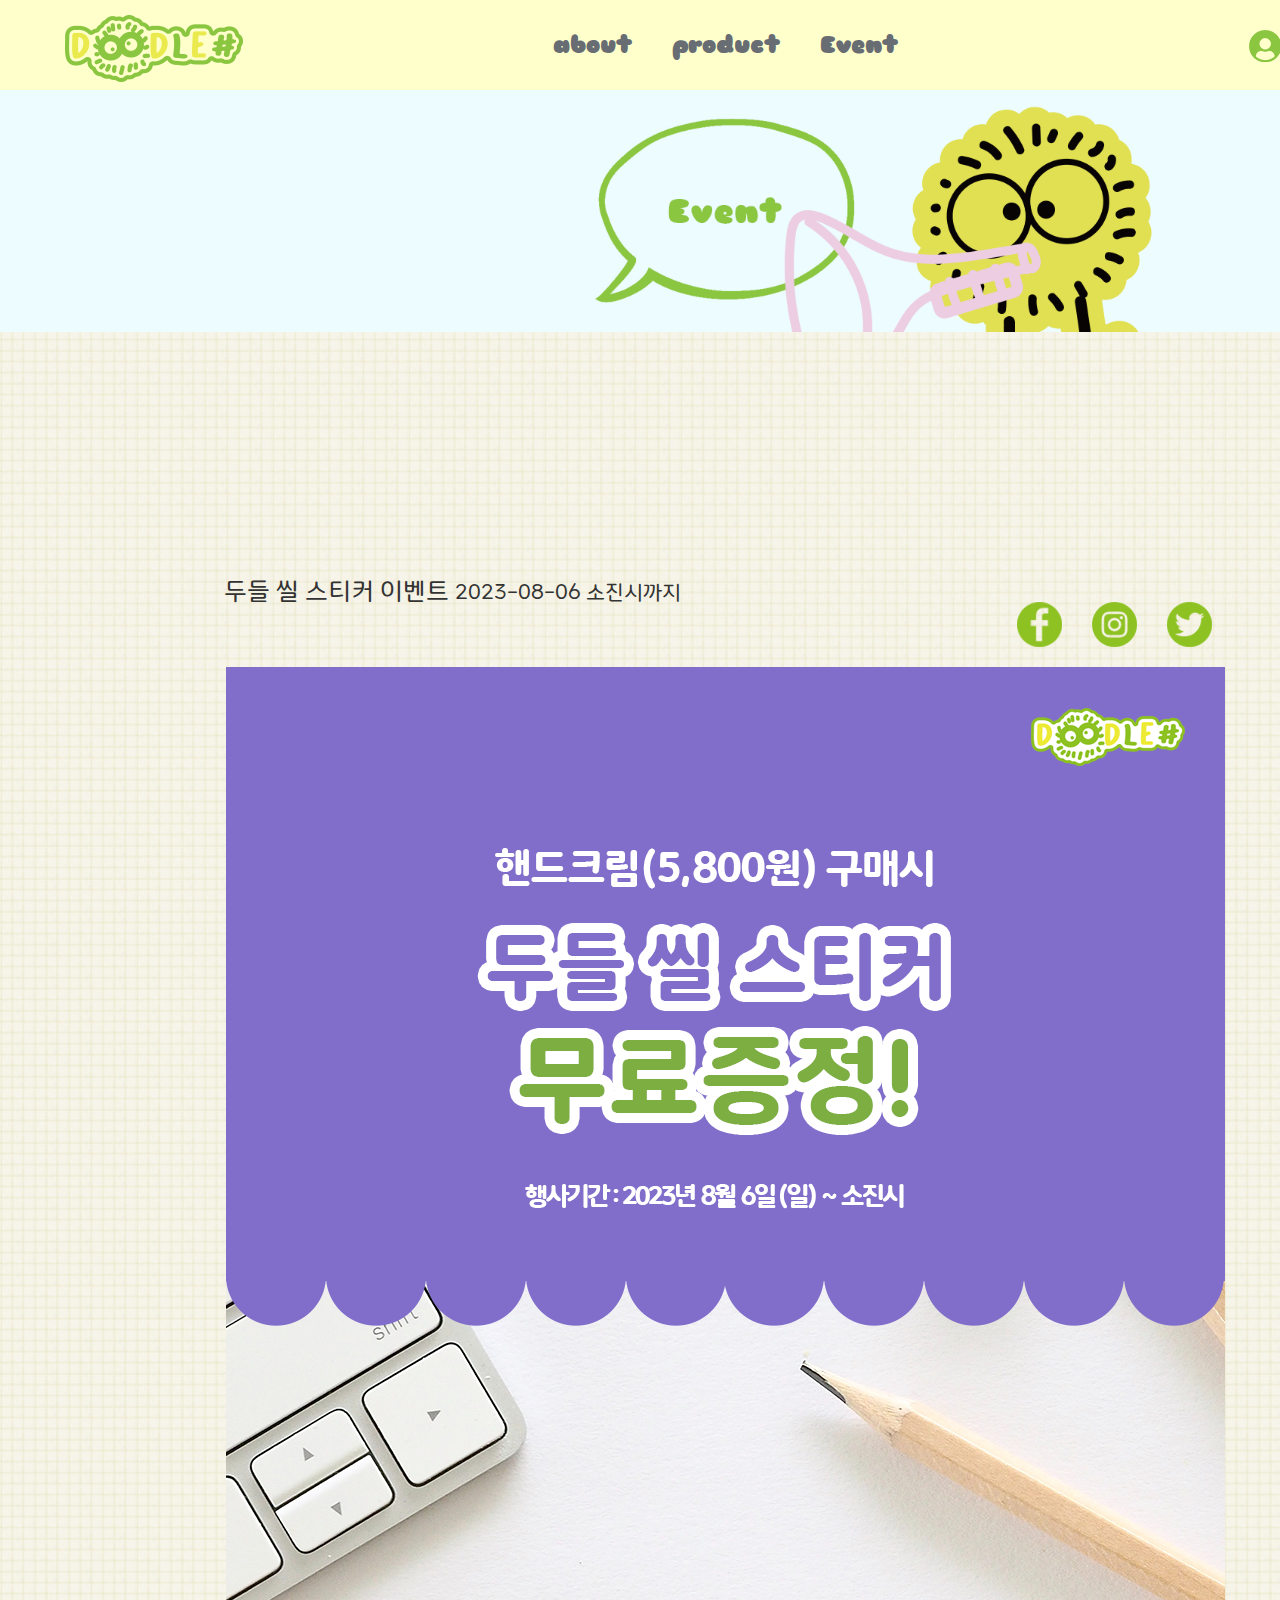
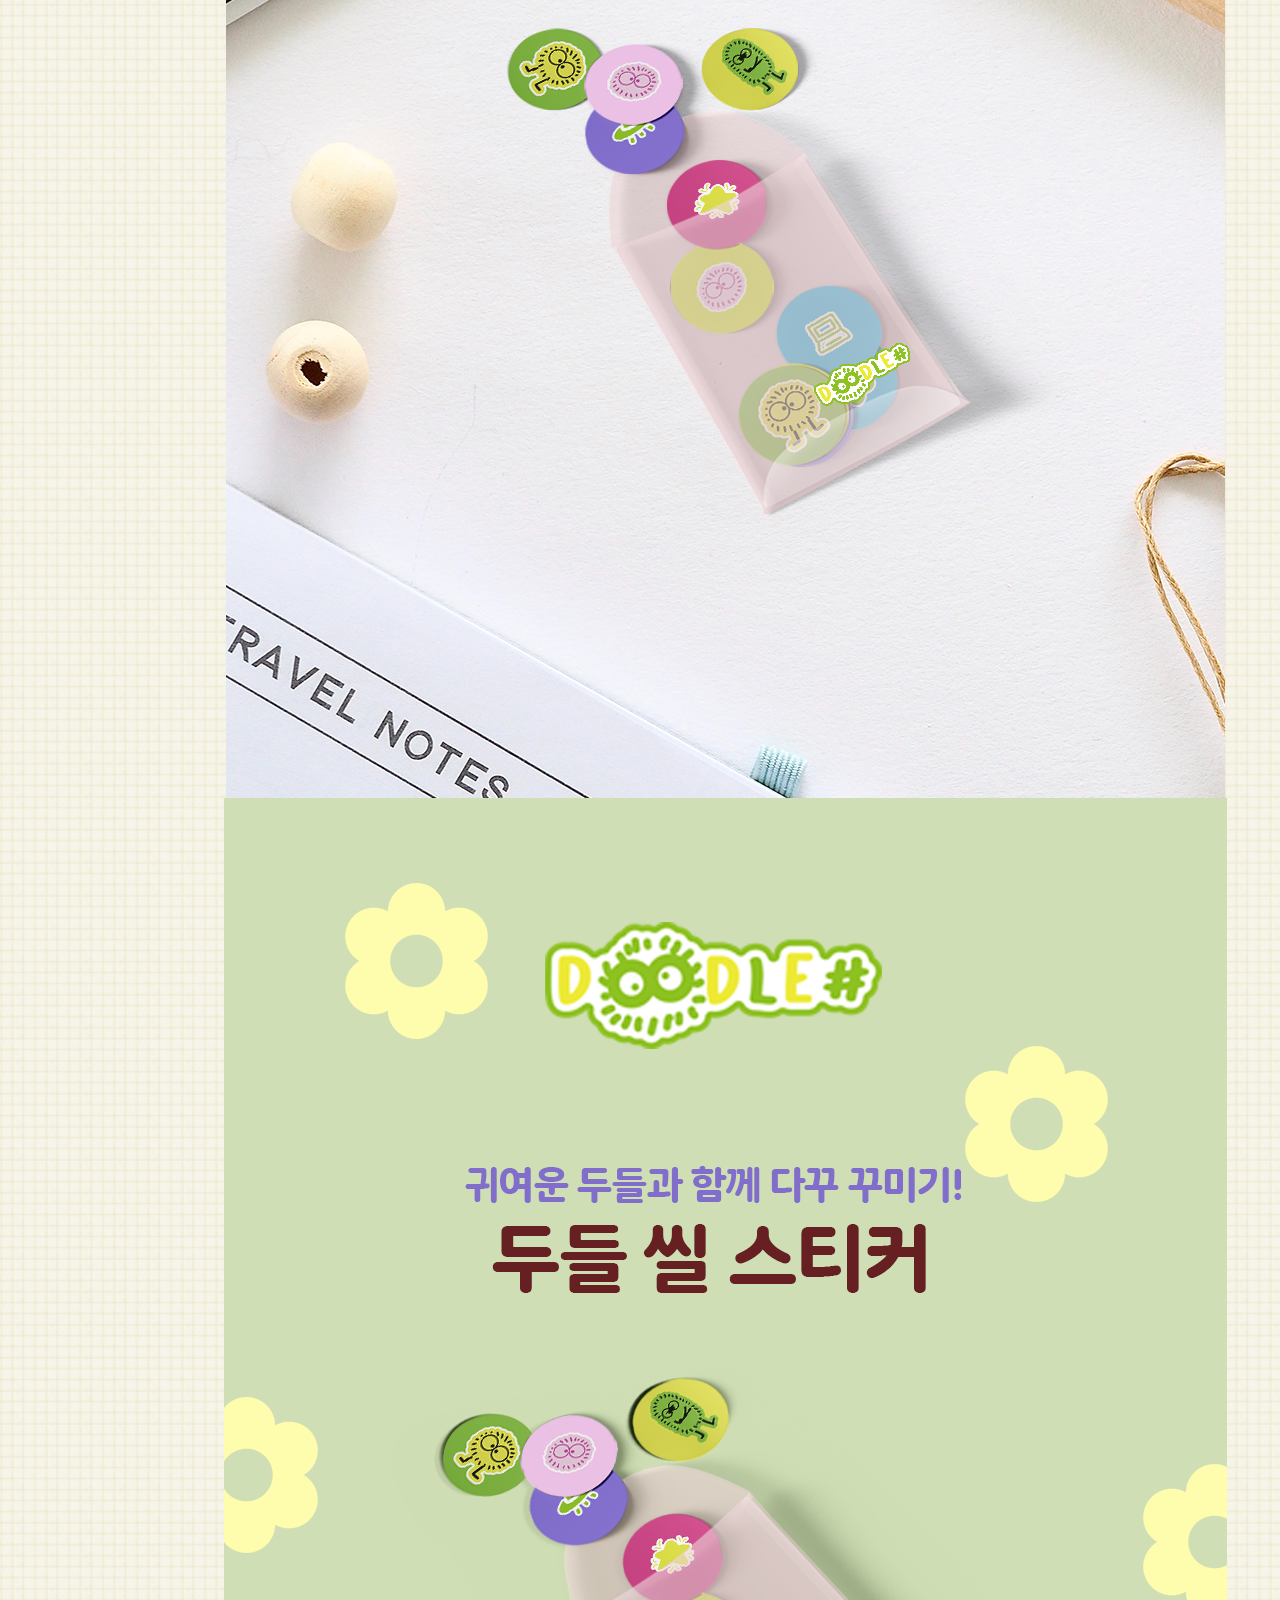
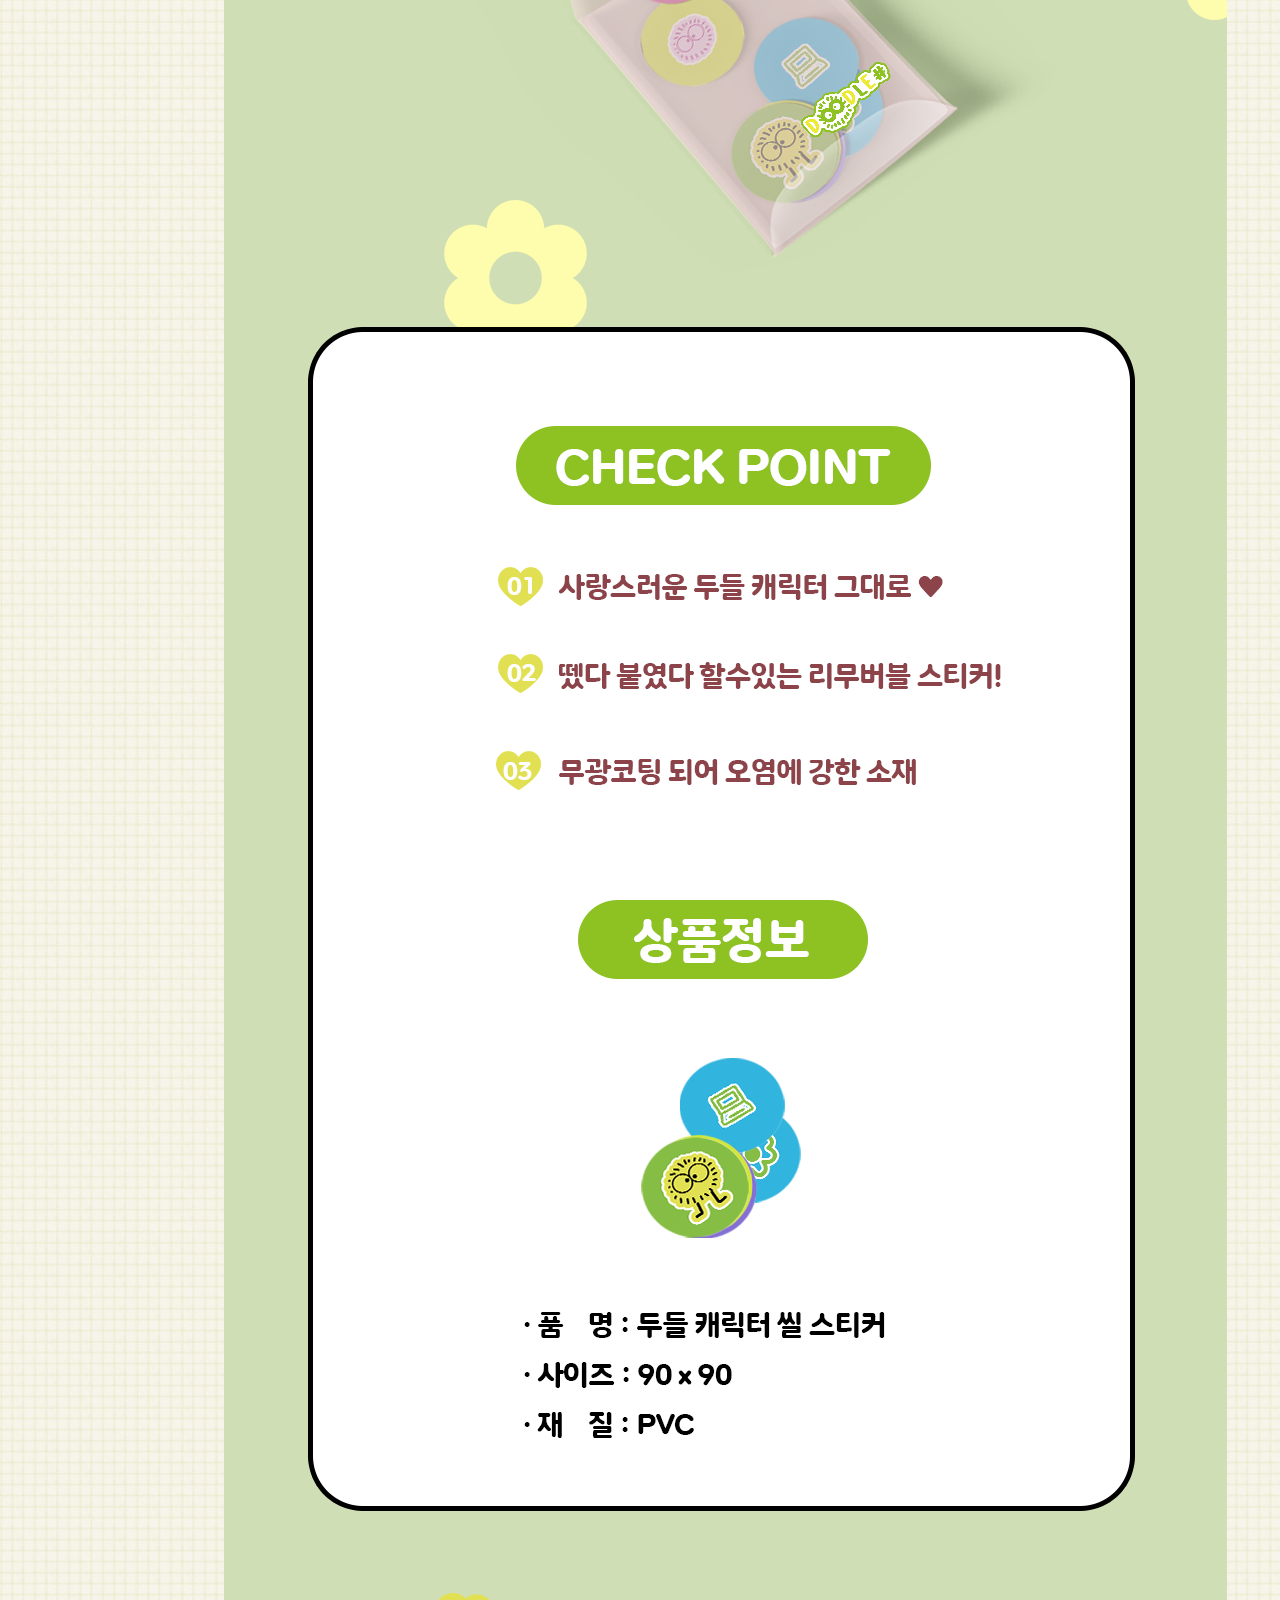
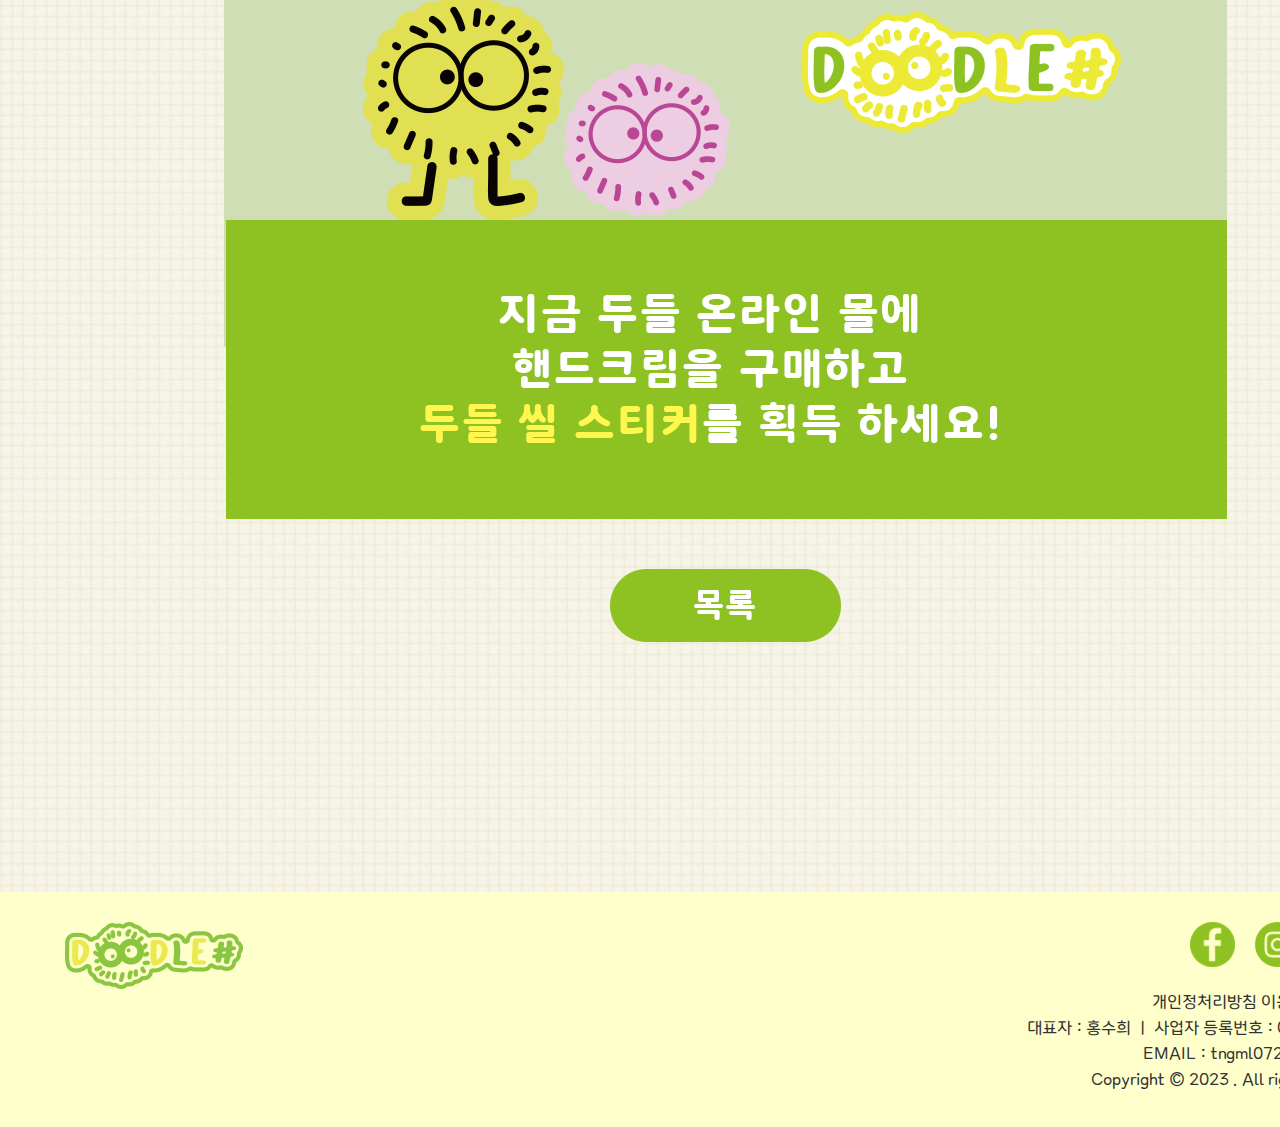
<file: sub3-1.html>
<!DOCTYPE html>
<html lang="en">

<head>
    <meta charset="UTF-8">
    <meta http-equiv="X-UA-Compatible" content="IE=edge">
    <meta name="viewport" content="width=1450">
    <title>sub3-1</title>
    <link rel="stylesheet" href="./css/sub3-1.css">
    <!--웹폰트-->
    <link rel="stylesheet" href="./font/stylesheet.css">
    <!--파비콘-->
    <link rel="shortcut icon" href="./favicon-16x16.png" type="image/x-icon">
</head>

<body>
    <div id="header">
        <div class="header_inner">
            <h1 id="logo"><a href="index.html"><img src="./images/logo.png" alt="로고이미지"></a></h1>
            <ul id="gnb">
                <li><a href="sub1.html">about</a></li>
                <li><a href="sub2.html">product</a></li>
                <li><a href="sub3.html">Event</a></li>
            </ul>
            <ul class="login">
                <li><a href="#"><img src="./images/info.png" alt="내정보"></a></li>
                <li><a href="#"><img src="./images/cart.png" alt="카트"></a></li>
                <li><a href="#"><img src="./images/logout.png" alt="로그아웃"></a></li>
            </ul>
        </div>
    </div>

    <div id="main_banner">
        <img src="./banner2.gif" alt="gif이미지">
    </div>

    <div id="main_detail">
        <div class="main_inner">
            <div id="title">
                <p>두들 씰 스티커 이벤트 <span>2023-08-06 소진시까지</span></p>
            </div>
            <div id="sns">
                <ul>
                    <li><a href="#"><img src="./images/footer1.png" alt=""></a></li>
                    <li><a href="#"><img src="./images/footer2.png" alt=""></a></li>
                    <li><a href="#"><img src="./images/footer3 (2).png" alt=""></a></li>
                </ul>
            </div>
        </div>
        <div>
            <img src="./images/eventdetail.png" alt="이벤트상세페이지">
        </div>
    </div>

    <div id="button_box"><a href="./sub3.html"><img src="./images/list.png" alt="목록버튼"></a></div>

    <div id="footer">
        <div class="footer_inner">
            <h1 class="footer_logo"><a href="#"><img src="./images/logo.png" alt="로고이미지"></a></h1>
            <div>
                <ul>
                    <li><a href="https://ko-kr.facebook.com/"><img src="./images/footer1.png" alt="푸터1"></a></li>
                    <li><a href="https://www.instagram.com/"><img src="./images/footer2.png" alt="푸터2"></a></li>
                    <li><a href="https://twitter.com/?lang=ko"><img src="./images/footer3 (2).png" alt="푸터3"></a></li>
                </ul>
                <p>개인정처리방침 이용약관 회사소개 <br>
                    대표자 : 홍수희 ㅣ 사업자 등록번호 : 000-00-0000 <br>
                    EMAIL : tngml0727@gmail.com <br>
                    Copyright © 2023 . All rights reserved.</p>
            </div>
        </div>
    </div>

</body>

</html>
</file>
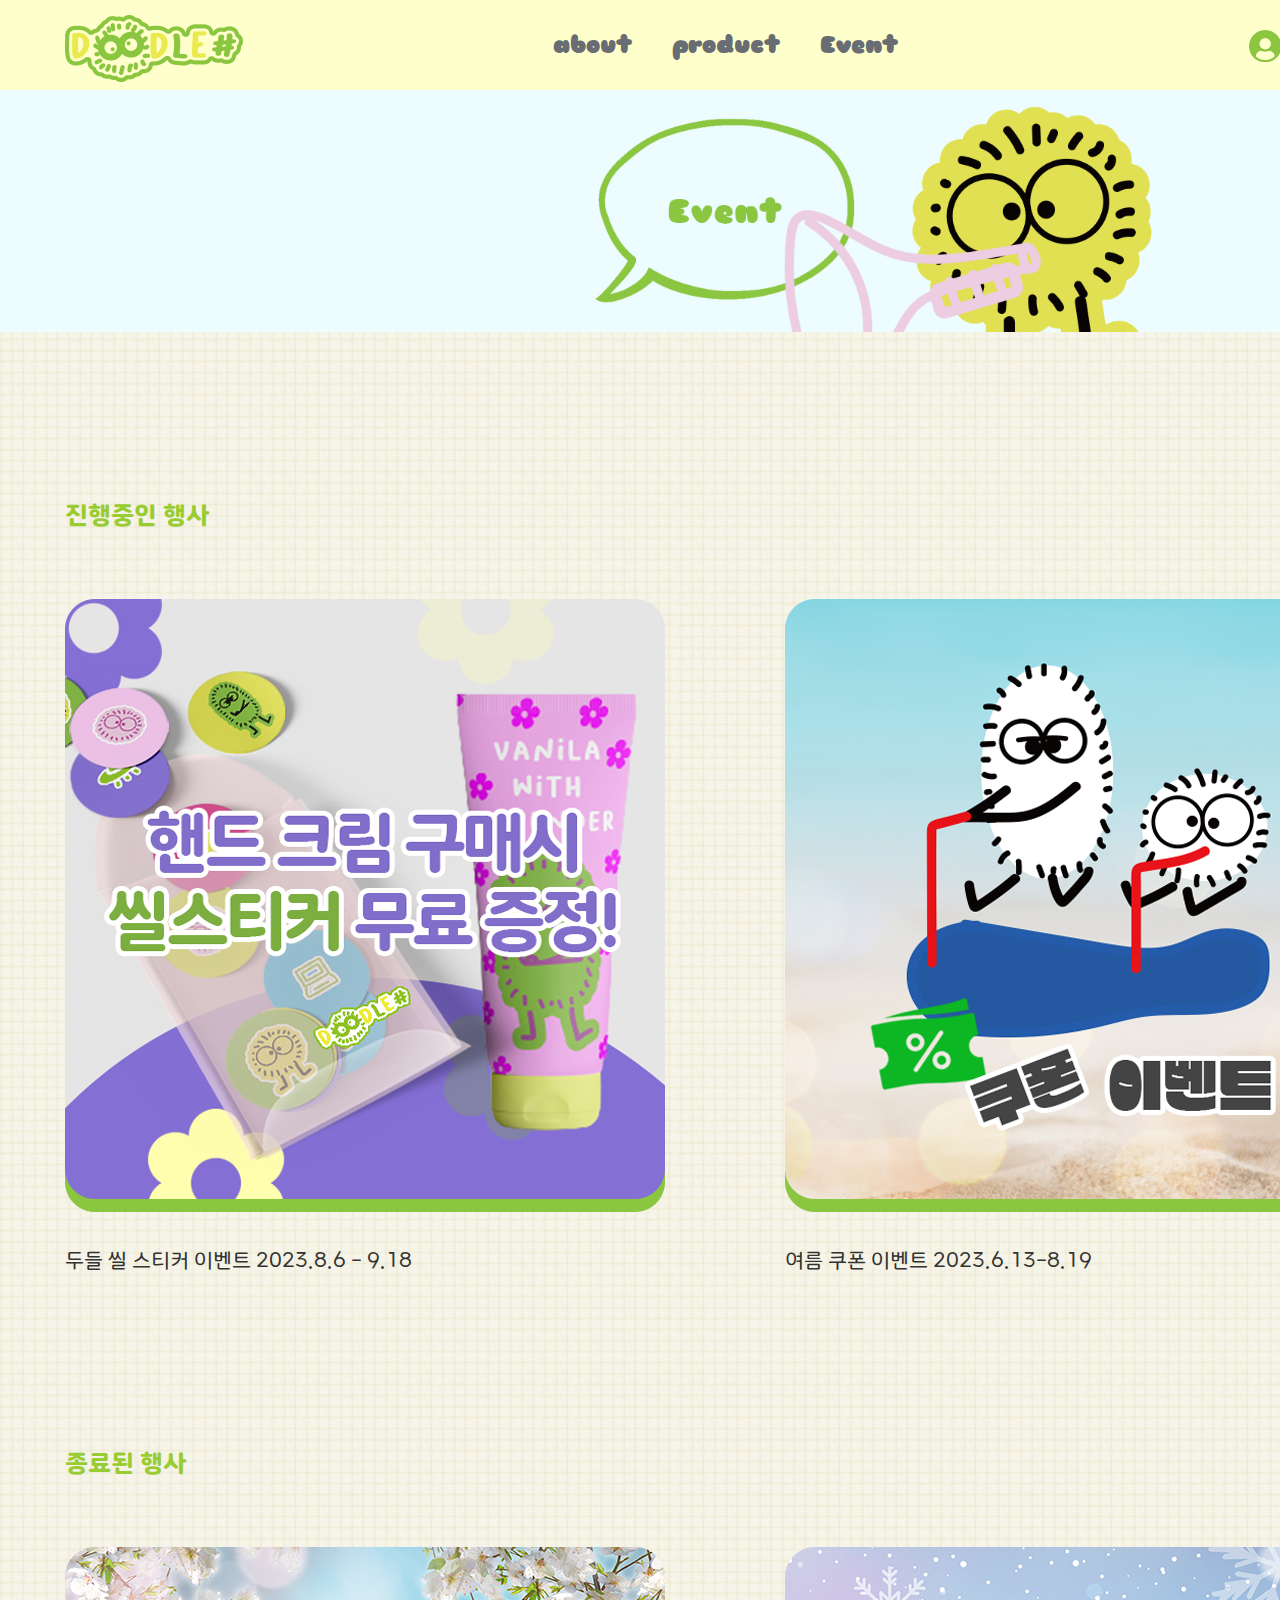
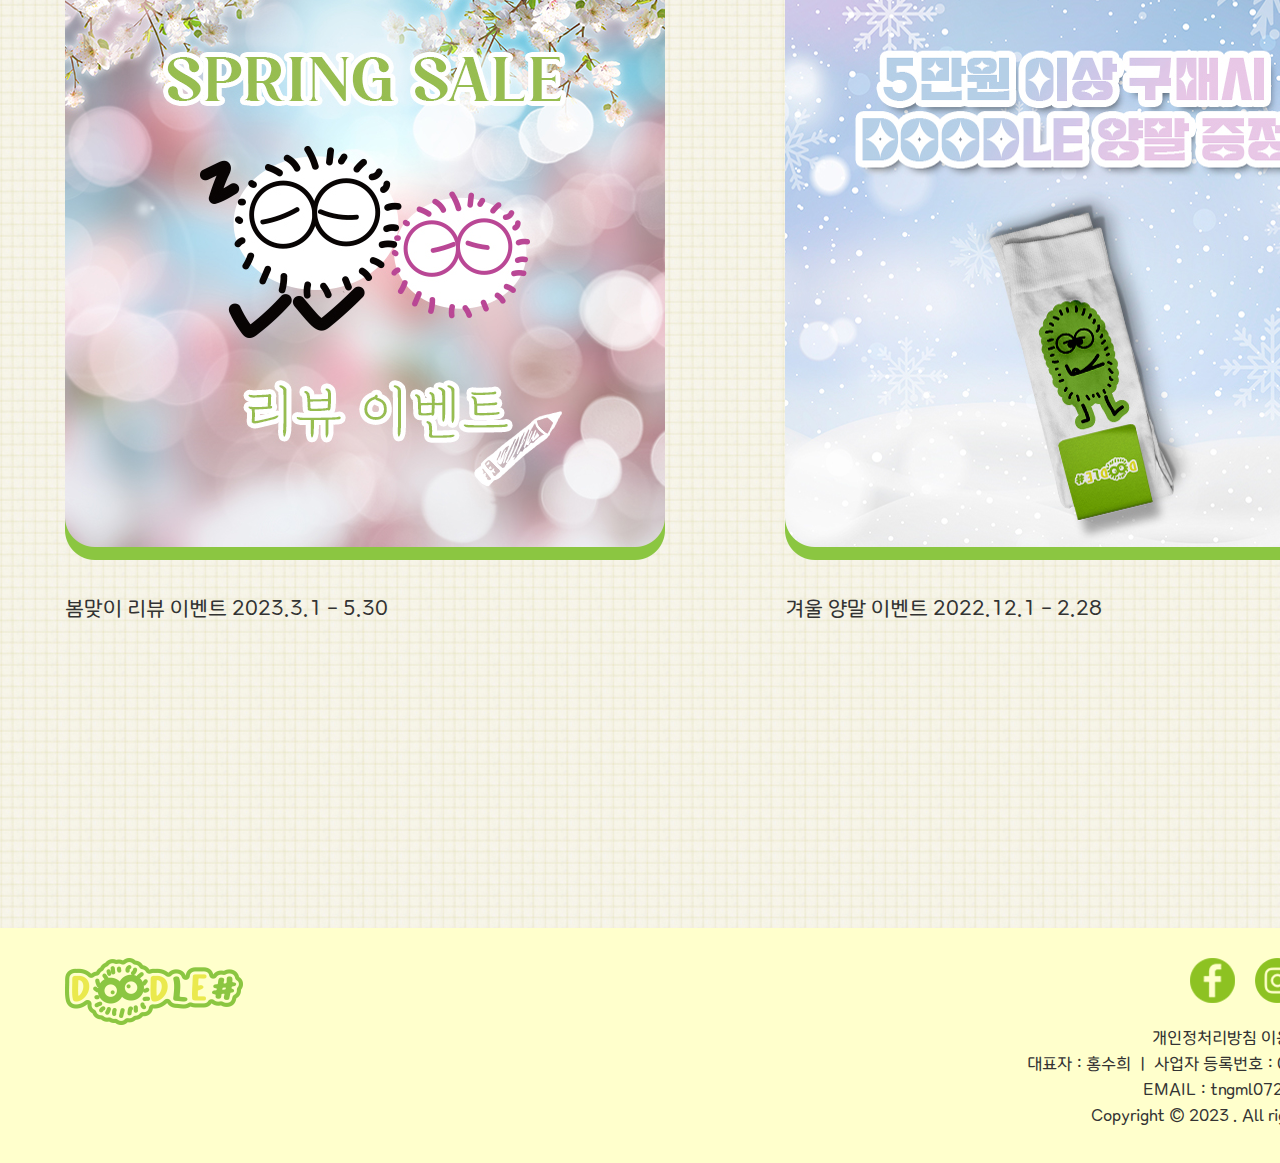
<file: sub3.html>
<!DOCTYPE html>
<html lang="ko">

<head>
    <meta charset="UTF-8">
    <meta http-equiv="X-UA-Compatible" content="IE=edge">
    <meta name="viewport" content="width=1450">
    <title>sub3</title>
    <link rel="stylesheet" href="./css/sub3.css">
    <!--웹폰트-->
    <link rel="stylesheet" href="./font/stylesheet.css">
    <!--파비콘-->
    <link rel="shortcut icon" href="./favicon-16x16.png" type="image/x-icon">
</head>

<body>
    <div id="header">
        <div class="header_inner">
            <h1 id="logo"><a href="index.html"><img src="./images/logo.png" alt="로고이미지"></a></h1>
            <ul id="gnb">
                <li><a href="sub1.html">about</a></li>
                <li><a href="sub2.html">product</a></li>
                <li><a href="sub3.html">Event</a></li>
            </ul>
            <ul class="login">
                <li><a href="#"><img src="./images/info.png" alt="내정보"></a></li>
                <li><a href="#"><img src="./images/cart.png" alt="카트"></a></li>
                <li><a href="#"><img src="./images/logout.png" alt="로그아웃"></a></li>
            </ul>
        </div>
    </div>

    <div id="main_banner">
        <img src="./banner2.gif" alt="gif이미지">
    </div>

    <div id="event">
        <div class="event_inner">
            <div>
                <h1>진행중인 행사</h1>
                <ul>
                    <li><a href="./sub3-1.html"><img src="./images/event1.png" alt="이벤트1"></a>
                        <p>두들 씰 스티커 이벤트 2023.8.6 - 9.18</p>
                    </li>
                    <li><a href="#"><img src="./images/event2.png" alt="이벤트2"></a>
                        <p>여름 쿠폰 이벤트 2023.6.13-8.19</p>
                    </li>
                </ul>
            </div>
            <div>
                <h1>종료된 행사</h1>
                <ul>
                    <li><a href="#"><img src="./images/event3.png" alt="이벤트3"></a>
                        <p>봄맞이 리뷰 이벤트 2023.3.1 - 5.30</p>
                    </li>
                    <li><a href="#"><img src="./images/event4.png" alt="이벤트4"></a>
                        <p>겨울 양말 이벤트 2022.12.1 - 2.28</p>
                    </li>
                </ul>
            </div>
        </div>
    </div>

    <div id="footer">
        <div class="footer_inner">
            <h1 class="footer_logo"><a href="#"><img src="./images/logo.png" alt="로고이미지"></a></h1>
            <div>
                <ul>
                    <li><a href="https://ko-kr.facebook.com/"><img src="./images/footer1.png" alt="푸터1"></a></li>
                    <li><a href="https://www.instagram.com/"><img src="./images/footer2.png" alt="푸터2"></a></li>
                    <li><a href="https://twitter.com/?lang=ko"><img src="./images/footer3 (2).png" alt="푸터3"></a></li>
                </ul>
                <p>개인정처리방침 이용약관 회사소개 <br>
                    대표자 : 홍수희 ㅣ 사업자 등록번호 : 000-00-0000 <br>
                    EMAIL : tngml0727@gmail.com <br>
                    Copyright © 2023 . All rights reserved.</p>
            </div>
        </div>
    </div>
</body>

</html>
</file>
<file: css/sub1.css>
/* 웹폰트
font-family: 'Tmoney';
font-family: 'Sniglet';
*/
* {
    margin: 0;
    padding: 0;
}

a {
    text-decoration: none;
    color: #676d72;
}

ul,
ol {
    list-style: none;
}

img,
video,
iframe {
    vertical-align: middle;
}

body {
    min-width: 1450px;
    font-family: 'Tmoney';
    font-size: 20px;
    line-height: 30px;
    color: #333;
    background: url(../images/background_body.jpg);
}

/*header*/
#header {
    background-color: #ffffcc;
    font-family: 'Sniglet';
}

.header_inner {
    width: 1320px;
    margin: 0 auto;
    display: flex;
    align-items: center;
    justify-content: center;
    position: relative;
}

#gnb {
    display: flex;

}

#logo {
    position: absolute;
    left: 0;
    top: 15px;
}

#gnb li {
    font-size: 24px;
    font-weight: bold;
    padding: 30px 20px;
}

.login {
    display: flex;
    position: absolute;
    right: 0;
    top: 30px;
}

.login li {
    padding: 0px 20px;
    padding-right: 0;
}

/*about*/
#about {
    width: 1320px;
    margin: 0 auto;
    padding-bottom: 250px;
    text-align: center;
}

#about h1 {
    font-family: 'Sniglet';
    font-weight: bold;
    font-size: 45px;
    color: #99cc66;
    text-align: center;
    padding: 80px;
}

/*character*/
#character {
    width: 1320px;
    margin: 0 auto;
    padding-bottom: 300px;
}

#character ul {
    display: flex;
    justify-content: space-around;

}

/*brand*/
#brand {
    display: flex;
    justify-content: flex-end;
    padding-bottom: 200px;
}

/*logostory*/
#logostory h1 {
    font-family: 'Sniglet';
    font-weight: bold;
    font-size: 45px;
    color: #99cc66;
    text-align: center;
    padding: 80px;
}

#logostory {
    width: 1320px;
    margin: 0 auto;
    padding-bottom: 200px;
    text-align: center;
}


/*map*/

#map h1 {
    font-family: 'Sniglet';
    font-weight: bold;
    font-size: 45px;
    color: #99cc66;
    text-align: center;
    padding: 80px;
}

#map {
    padding-bottom: 200px;
}

.map_inner {
    display: flex;
}

iframe {
    border-radius: 0 100px 100px 0;
}

/*footer*/
#footer {
    background-color: #ffffcc;
}

.footer_inner {
    width: 1320px;
    margin: 0 auto;
    display: flex;
    justify-content: space-between;
    padding: 30px 0;
}

.footer_inner ul {
    display: flex;
    justify-content: flex-end;
    padding-bottom: 26px;
}

.footer_inner ul li {
    padding-right: 20px;
}

.footer_inner p {
    font-size: 16px;
    line-height: 26px;
    text-align: right;
}
</file>
<file: font/stylesheet.css>
@font-face {
    font-family: 'Sniglet';
    src: url('Sniglet-Regular.eot');
    src: url('Sniglet-Regular.eot?#iefix') format('embedded-opentype'),
        url('Sniglet-Regular.woff') format('woff');
    font-weight: normal;
    font-style: normal;
    font-display: swap;
}

@font-face {
    font-family: 'Sniglet';
    src: url('Sniglet-ExtraBold.eot');
    src: url('Sniglet-ExtraBold.eot?#iefix') format('embedded-opentype'),
        url('Sniglet-ExtraBold.woff') format('woff');
    font-weight: bold;
    font-style: normal;
    font-display: swap;
}

@font-face {
    font-family: 'Tmoney';
    src: url('TmoneyRoundWind-ExtraBoldA1.eot');
    src: url('TmoneyRoundWind-ExtraBoldA1.eot?#iefix') format('embedded-opentype'),
        url('TmoneyRoundWind-ExtraBoldA1.woff') format('woff');
    font-weight: bold;
    font-style: normal;
    font-display: swap;
}

@font-face {
    font-family: 'Tmoney';
    src: url('TmoneyRoundWind-RegularA1.eot');
    src: url('TmoneyRoundWind-RegularA1.eot?#iefix') format('embedded-opentype'),
        url('TmoneyRoundWind-RegularA1.woff') format('woff');
    font-weight: normal;
    font-style: normal;
    font-display: swap;
}
</file>
<file: css/sub2-1.css>
/* 웹폰트
font-family: 'Tmoney';
font-family: 'Sniglet';
*/

* {
    margin: 0;
    padding: 0;
}

a {
    text-decoration: none;
    color: #676d72;
}

ul,
ol {
    list-style: none;
}

img,
video,
iframe {
    vertical-align: middle;
}

body {
    min-width: 1450px;
    font-family: 'Tmoney';
    font-size: 20px;
    line-height: 30px;
    color: #333;
    background: url(../images/background_body.jpg);
}

/*header*/
#header {
    background-color: #ffffcc;
    font-family: 'Sniglet';
}

.header_inner {
    width: 1320px;
    margin: 0 auto;
    display: flex;
    align-items: center;
    justify-content: center;
    position: relative;
}

#gnb {
    display: flex;

}

#logo {
    position: absolute;
    left: 0;
    top: 15px;
}

#gnb li {
    font-size: 24px;
    font-weight: bold;
    padding: 30px 20px;
}

.login {
    display: flex;
    position: absolute;
    right: 0;
    top: 30px;
}

.login li {
    padding: 0px 20px;
    padding-right: 0;
}

/*main_banner*/
#main_banner img {
    width: 100%;
}

/*product*/
#product {
    color: #99cc33;
    width: 1320px;
    margin: 0 auto;
    text-align: center;
}

#product h1 {
    font-size: 45px;
    font-weight: lighter;
    line-height: 55px;
    padding-top: 120px;
}

#product span {
    font-size: 30px;
}

.product_inner {
    margin-top: 5px;
    display: flex;
    flex-wrap: wrap;
    justify-content: space-around;
    align-content: space-around;
    padding: 30px;

}

.img {
    width: 300px;
}

.text {
    width: 300px;
    padding: 30px;
    text-align: left;
}

.text p {
    padding: 15px;
}

/*product_detail*/
#product_detail {
    width: 1320px;
    margin: 0 auto;
    text-align: center;
    padding-top: 150px;
}

/*button_box*/
#button_box {
    width: 1320px;
    margin: 0 auto;
    text-align: center;
    padding-top: 50px;
    padding-bottom: 250px;
}

/*footer*/
#footer {
    background-color: #ffffcc;
}

.footer_inner {
    width: 1320px;
    margin: 0 auto;
    display: flex;
    justify-content: space-between;
    padding: 30px 0;
}

.footer_inner ul {
    display: flex;
    justify-content: flex-end;
    padding-bottom: 26px;
}

.footer_inner ul li {
    padding-right: 20px;
}

.footer_inner p {
    font-size: 16px;
    line-height: 26px;
    text-align: right;
}
</file>
<file: css/sub2.css>
/* 웹폰트
font-family: 'Tmoney';
font-family: 'Sniglet';
*/

* {
    margin: 0;
    padding: 0;
}

a {
    text-decoration: none;
    color: #676d72;
}

ul,
ol {
    list-style: none;
}

img,
video,
iframe {
    vertical-align: middle;
}

body {
    min-width: 1450px;
    font-family: 'Tmoney';
    font-size: 20px;
    line-height: 30px;
    color: #333;
    background: url(../images/background_body.jpg);
}

/*header*/
#header {
    background-color: #ffffcc;
    font-family: 'Sniglet';
}

.header_inner {
    width: 1320px;
    margin: 0 auto;
    display: flex;
    align-items: center;
    justify-content: center;
    position: relative;
}

#gnb {
    display: flex;

}

#logo {
    position: absolute;
    left: 0;
    top: 15px;
}

#gnb li {
    font-size: 24px;
    font-weight: bold;
    padding: 30px 20px;
}

.login {
    display: flex;
    position: absolute;
    right: 0;
    top: 30px;
}

.login li {
    padding: 0px 20px;
    padding-right: 0;
}

/*main_banner*/
#main_banner img {
    width: 100%;
}

/*product*/
#product {
    font-weight: bold;
    padding-bottom: 300px;
}

.product_inner {
    width: 1320px;
    margin: 0 auto;
}

#product ul {
    display: flex;
    justify-content: space-around;
    padding-top: 90px;
}

#product ul li {
    position: relative;
}

.bag {
    position: absolute;
    right: 20px;
    bottom: 0;
}

.heart {
    position: absolute;
    right: 70px;
    bottom: 0;
}

.best {
    position: absolute;
    right: 0;
    top: -20px
}

#product ul li p {
    padding-top: 20px;
}

/*footer*/
#footer {
    background-color: #ffffcc;
}

.footer_inner {
    width: 1320px;
    margin: 0 auto;
    display: flex;
    justify-content: space-between;
    padding: 30px 0;
}

.footer_inner ul {
    display: flex;
    justify-content: flex-end;
    padding-bottom: 26px;
}

.footer_inner ul li {
    padding-right: 20px;
}

.footer_inner p {
    font-size: 16px;
    line-height: 26px;
    text-align: right;
}
</file>
<file: css/sub3-1.css>
/* 웹폰트
font-family: 'Tmoney';
font-family: 'Sniglet';
*/

* {
    margin: 0;
    padding: 0;
}

a {
    text-decoration: none;
    color: #676d72;
}

ul,
ol {
    list-style: none;
}

img,
video,
iframe {
    vertical-align: middle;
}

body {
    min-width: 1450px;
    font-family: 'Tmoney';
    font-size: 20px;
    line-height: 30px;
    color: #333;
    background: url(../images/background_body.jpg);
}

/*header*/
#header {
    background-color: #ffffcc;
    font-family: 'Sniglet';
}

.header_inner {
    width: 1320px;
    margin: 0 auto;
    display: flex;
    align-items: center;
    justify-content: center;
    position: relative;
}

#gnb {
    display: flex;

}

#logo {
    position: absolute;
    left: 0;
    top: 15px;
}

#gnb li {
    font-size: 24px;
    font-weight: bold;
    padding: 30px 20px;
}

.login {
    display: flex;
    position: absolute;
    right: 0;
    top: 30px;
}

.login li {
    padding: 0px 20px;
    padding-right: 0;
}

/*main_banner*/
#main_banner img {
    width: 100%;
}

/*main_detail*/
#main_detail {
    width: 1320px;
    margin: 0 auto;
    text-align: center;
    padding-top: 250px;
}

.main_inner {
    width: 1003px;
    margin: 0 auto;
    display: flex;
    justify-content: space-between;
}

#title p {
    font-size: 24px;
}

#title p span {
    font-size: 20px;
}


#sns ul {
    display: flex;
}

#sns ul li {
    padding: 20px 15px;
}

/*button_box*/
#button_box {
    width: 1320px;
    margin: 0 auto;
    text-align: center;
    padding-top: 50px;
    padding-bottom: 250px;
}

/*footer*/
#footer {
    background-color: #ffffcc;
}

.footer_inner {
    width: 1320px;
    margin: 0 auto;
    display: flex;
    justify-content: space-between;
    padding: 30px 0;
}

.footer_inner ul {
    display: flex;
    justify-content: flex-end;
    padding-bottom: 26px;
}

.footer_inner ul li {
    padding-right: 20px;
}

.footer_inner p {
    font-size: 16px;
    line-height: 26px;
    text-align: right;
}
</file>
<file: css/sub3.css>
/* 웹폰트
font-family: 'Tmoney';
font-family: 'Sniglet';
*/

* {
    margin: 0;
    padding: 0;
}

a {
    text-decoration: none;
    color: #676d72;
}

ul,
ol {
    list-style: none;
}

img,
video,
iframe {
    vertical-align: middle;
}

body {
    min-width: 1450px;
    font-family: 'Tmoney';
    font-size: 20px;
    line-height: 30px;
    color: #333;
    background: url(../images/background_body.jpg);
}

/*header*/
#header {
    background-color: #ffffcc;
    font-family: 'Sniglet';
}

.header_inner {
    width: 1320px;
    margin: 0 auto;
    display: flex;
    align-items: center;
    justify-content: center;
    position: relative;
}

#gnb {
    display: flex;

}

#logo {
    position: absolute;
    left: 0;
    top: 15px;
}

#gnb li {
    font-size: 24px;
    font-weight: bold;
    padding: 30px 20px;
}

.login {
    display: flex;
    position: absolute;
    right: 0;
    top: 30px;
}

.login li {
    padding: 0px 20px;
    padding-right: 0;
}

/*main_banner*/
#main_banner img {
    width: 100%;
}

/*event*/

#event {
    padding-bottom: 300px;
}

.event_inner {
    width: 1320px;
    margin: 0 auto;
}

#event h1 {
    font-size: 24px;
    font-weight: bold;
    color: #99cc33;
    padding-top: 167px;
    padding-bottom: 70px;
}

#event ul {
    display: flex;
    justify-content: space-between;
}

#event ul li p {
    padding-top: 38px;
}

/*footer*/
#footer {
    background-color: #ffffcc;
}

.footer_inner {
    width: 1320px;
    margin: 0 auto;
    display: flex;
    justify-content: space-between;
    padding: 30px 0;
}

.footer_inner ul {
    display: flex;
    justify-content: flex-end;
    padding-bottom: 26px;
}

.footer_inner ul li {
    padding-right: 20px;
}

.footer_inner p {
    font-size: 16px;
    line-height: 26px;
    text-align: right;
}
</file>
